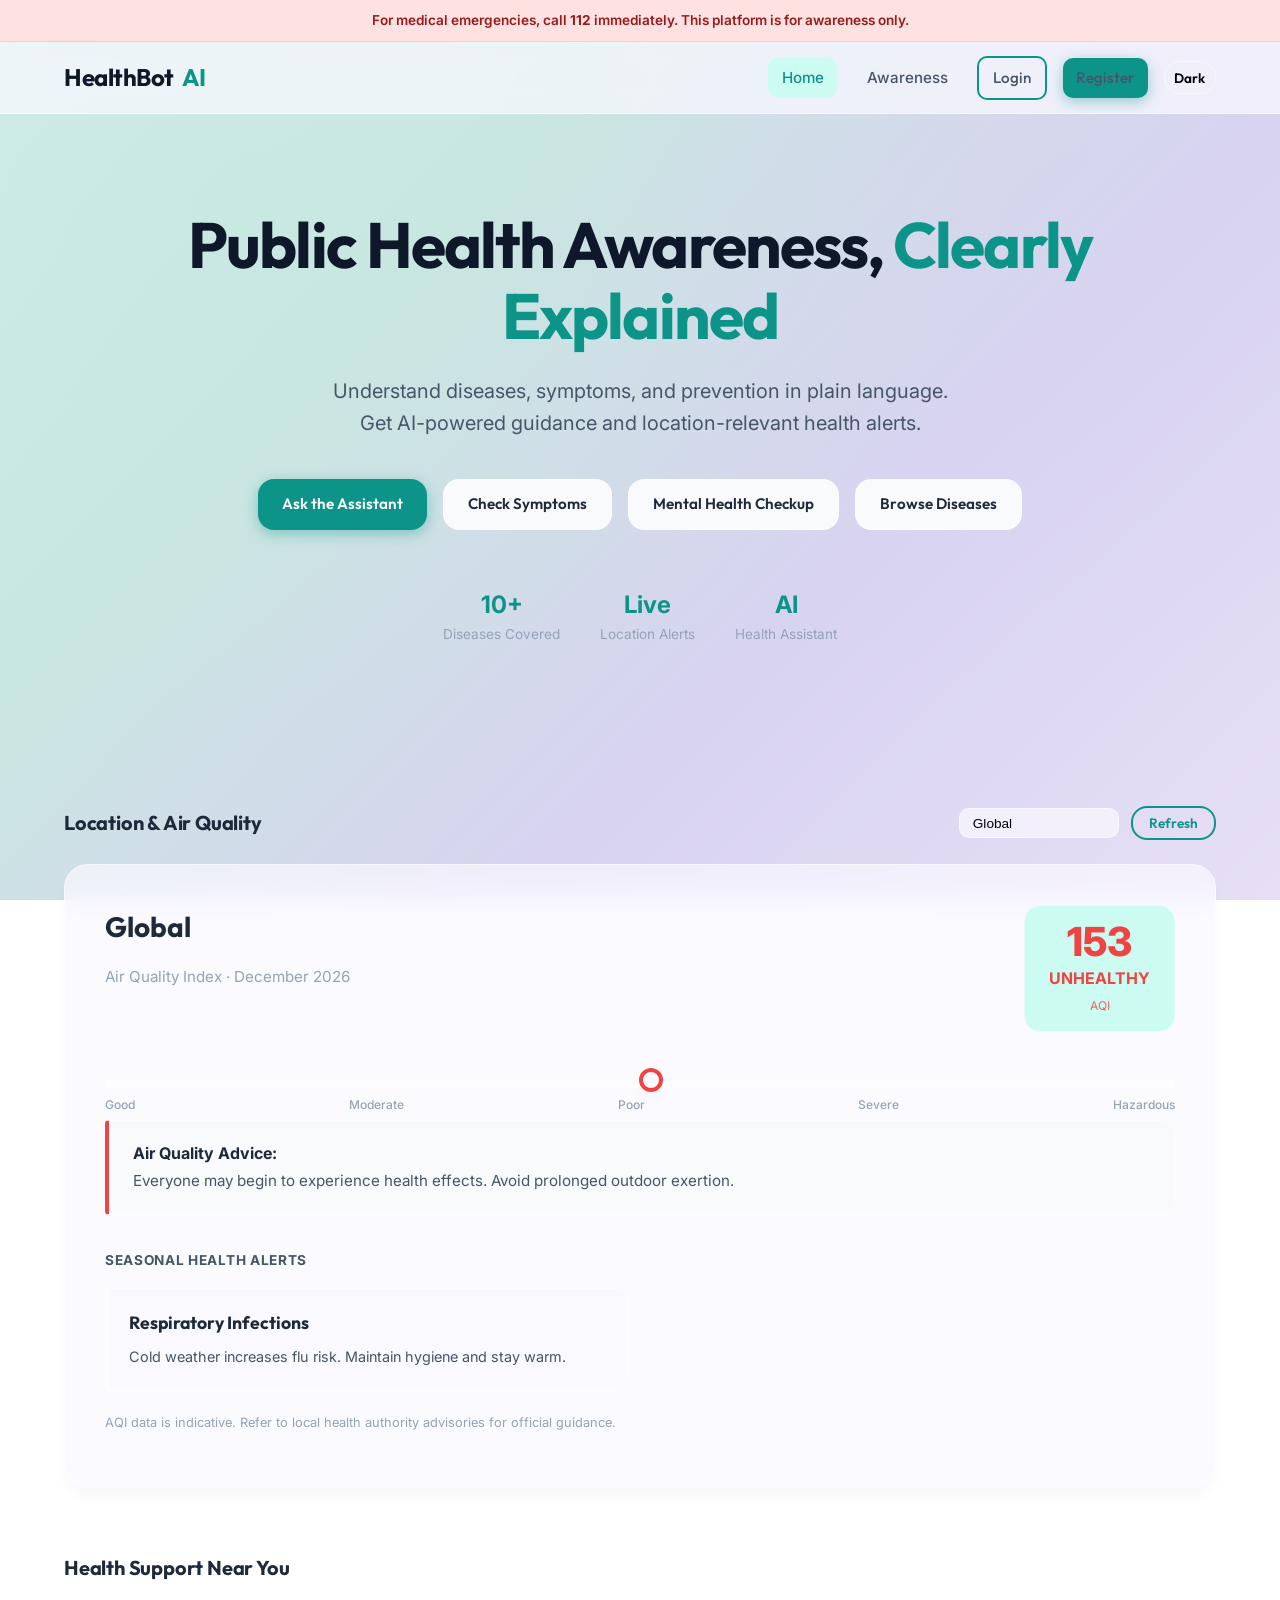
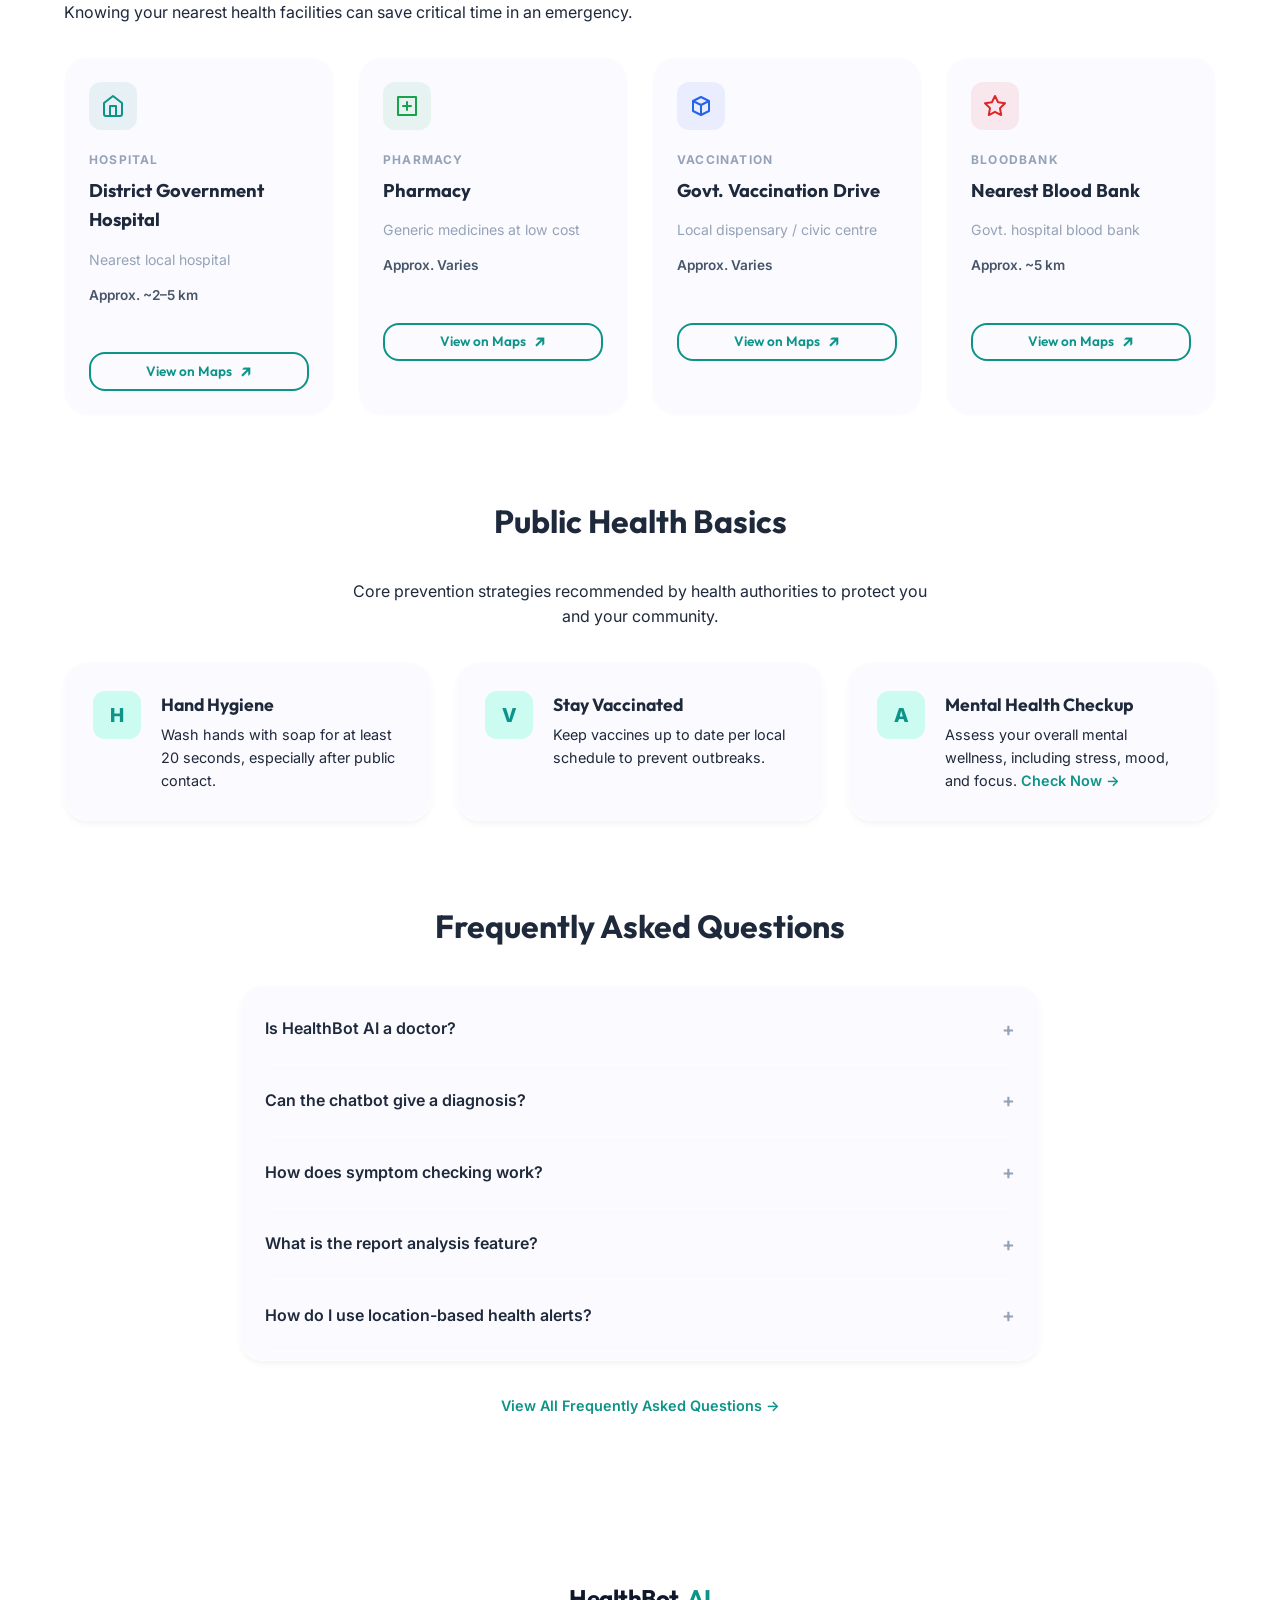
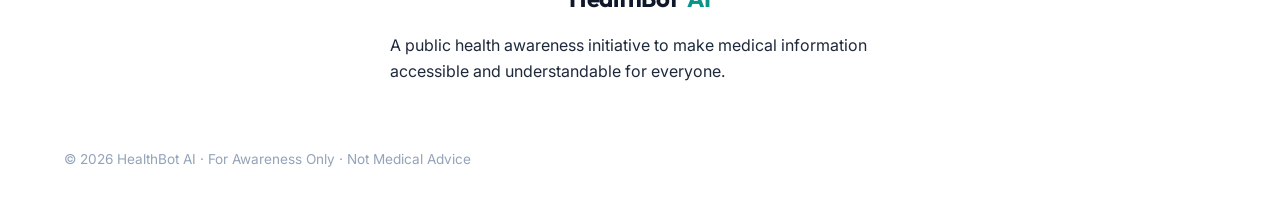
<file: index.html>
<!DOCTYPE html>
<html lang="en">
  <head>
    <meta charset="UTF-8" />
    <meta name="viewport" content="width=device-width, initial-scale=1.0" />
    <title>HealthBot AI — Public Health Awareness & Prevention</title>
    <meta name="description" content="Learn about diseases, prevention, and symptoms. Get AI-powered guidance and location-based air quality health alerts." />
    <link rel="stylesheet" href="/css/styles.css" />
    <script src="/js/theme.js"></script>
  </head>
  <body>
    <div class="emergency-banner" style="background:#FEE2E2; color:#991B1B; text-align:center; padding:0.6rem; font-weight:600; font-size:0.85rem; border-bottom:1px solid #FECACA;">
      For medical emergencies, call <strong>112</strong> immediately. This platform is for awareness only.
    </div>

    <header class="site-header" id="site-header"></header>

    <main>
      <!-- Hero -->
      <section class="hero">
        <div class="container" style="padding-top: 0;">
          <h1>Public Health Awareness, <span style="color: var(--color-primary)">Clearly Explained</span></h1>
          <p>Understand diseases, symptoms, and prevention in plain language. Get AI-powered guidance and location-relevant health alerts.</p>
          <div class="hero-actions" style="display:flex; justify-content:center; gap:1rem; flex-wrap:wrap;">
            <a class="btn btn-primary" href="#" id="btn-start-chat">Ask the Assistant</a>
            <a class="btn btn-secondary" href="/symptom-checker.html" id="btn-symptoms">Check Symptoms</a>
            <a class="btn btn-secondary" href="/mental-health-checkup.html" id="btn-mh">Mental Health Checkup</a>
            <a class="btn btn-secondary" href="/health-awareness.html">Browse Diseases</a>
          </div>
          
          <div class="hero-stats" style="display:flex; justify-content:center; gap:2.5rem; margin-top:3.5rem; flex-wrap:wrap;">
            <div class="stat-item"><strong style="font-size:1.5rem; color:var(--color-primary)">10+</strong><p style="margin:0; font-size:0.85rem; color:var(--text-muted)">Diseases Covered</p></div>
            <div class="stat-item"><strong style="font-size:1.5rem; color:var(--color-primary)">Live</strong><p style="margin:0; font-size:0.85rem; color:var(--text-muted)">Location Alerts</p></div>
            <div class="stat-item"><strong style="font-size:1.5rem; color:var(--color-primary)">AI</strong><p style="margin:0; font-size:0.85rem; color:var(--text-muted)">Health Assistant</p></div>
          </div>
        </div>
      </section>

      <div class="container">
        <!-- Location & AQI Section -->
        <div id="sect-loc">
          <div style="display:flex; align-items:center; justify-content:space-between; margin-bottom:1.5rem;">
            <h3 style="font-size: 1.25rem; letter-spacing: -0.01em;">Location & Air Quality</h3>
            <div style="display:flex; align-items:center; gap: 0.75rem;">
               <input type="text" id="alert-loc" class="form-input" readonly placeholder="Detecting..." style="padding:0.4rem 0.8rem; border-radius:var(--radius-sm); border:1px solid var(--border-color); font-size:0.85rem; width:160px; background:var(--bg-surface)" />
               <button type="button" class="btn btn-outline" id="btn-geo" style="padding:0.4rem 1rem; font-size:0.85rem;">Refresh</button>
            </div>
          </div>
          <div id="aqi-alert-container">
            <!-- Rendered by aqi.js -->
            <p class="text-center text-muted">Detecting your location air quality...</p>
          </div>
        </div>

        <!-- Health Support Near You -->
        <div id="sect-nearby" style="margin-top: 4rem;">
          <h3 style="font-size: 1.25rem; letter-spacing: -0.01em; margin-bottom: 0.5rem;">Health Support Near You</h3>
          <p class="text-muted mb-2">Knowing your nearest health facilities can save critical time in an emergency.</p>
          <div id="health-resources-container">
            <!-- Rendered by health-resources.js -->
          </div>
        </div>

        <!-- Prevention Basics -->
        <div style="margin-top: 5rem;">
           <h2 class="text-center mb-2" style="font-size: 2rem;">Public Health Basics</h2>
           <p class="text-center text-muted mb-2" style="max-width:600px; margin-left:auto; margin-right:auto;">Core prevention strategies recommended by health authorities to protect you and your community.</p>
           
           <div class="tips-grid" style="display:grid; grid-template-columns:repeat(auto-fit, minmax(300px, 1fr)); gap:1.5rem;">
              <div class="card" style="display:flex; gap:1.25rem; padding:1.75rem;">
                <div style="width:48px; height:48px; border-radius:12px; background:var(--color-primary-light); color:var(--color-primary); flex-shrink:0; display:flex; align-items:center; justify-content:center; font-weight:800; font-size:1.2rem;">H</div>
                <div>
                  <h4 style="font-size:1.1rem; margin-bottom:0.25rem;">Hand Hygiene</h4>
                  <p class="text-muted" style="font-size:0.9rem; margin:0;">Wash hands with soap for at least 20 seconds, especially after public contact.</p>
                </div>
              </div>
              <div class="card" style="display:flex; gap:1.25rem; padding:1.75rem;">
                <div style="width:48px; height:48px; border-radius:12px; background:var(--color-primary-light); color:var(--color-primary); flex-shrink:0; display:flex; align-items:center; justify-content:center; font-weight:800; font-size:1.2rem;">V</div>
                <div>
                  <h4 style="font-size:1.1rem; margin-bottom:0.25rem;">Stay Vaccinated</h4>
                  <p class="text-muted" style="font-size:0.9rem; margin:0;">Keep vaccines up to date per local schedule to prevent outbreaks.</p>
                </div>
              </div>
              <div class="card" id="card-mh" style="display:flex; gap:1.25rem; padding:1.75rem;">
                <div style="width:48px; height:48px; border-radius:12px; background:var(--color-primary-light); color:var(--color-primary); flex-shrink:0; display:flex; align-items:center; justify-content:center; font-weight:800; font-size:1.2rem;">A</div>
                <div>
                  <h4 style="font-size:1.1rem; margin-bottom:0.25rem;">Mental Health Checkup</h4>
                  <p class="text-muted" style="font-size:0.9rem; margin:0;">Assess your overall mental wellness, including stress, mood, and focus. <a href="/mental-health-checkup.html" class="text-primary" style="font-weight:600;">Check Now &rarr;</a></p>
                </div>
              </div>
           </div>
        </div>

        <!-- FAQ -->
        <div id="faq" style="margin-top: 5rem; max-width:800px; margin-left:auto; margin-right:auto;">
          <h2 class="text-center mb-2" style="font-size: 2rem;">Frequently Asked Questions</h2>
          <div class="card" style="padding:0.5rem 1.5rem;">
            <details style="padding:1.25rem 0; border-bottom:1px solid var(--border-color)">
              <summary style="font-weight:600; cursor:pointer; list-style:none; display:flex; justify-content:space-between; align-items:center;">
                Is HealthBot AI a doctor? <span style="color:var(--text-muted); font-size:1.2rem;">+</span>
              </summary>
              <p class="text-muted mt-1" style="font-size:0.9rem;">No. It provides general disease awareness and prevention education only. It does not diagnose or prescribe treatments.</p>
            </details>
            <details style="padding:1.25rem 0; border-bottom:1px solid var(--border-color)">
              <summary style="font-weight:600; cursor:pointer; list-style:none; display:flex; justify-content:space-between; align-items:center;">
                Can the chatbot give a diagnosis? <span style="color:var(--text-muted); font-size:1.2rem;">+</span>
              </summary>
              <p class="text-muted mt-1" style="font-size:0.9rem;">No. The assistant avoids diagnoses and medicine recommendations. Use the information to learn, then consult a clinician for personal evaluation.</p>
            </details>
            <details style="padding:1.25rem 0; border-bottom:1px solid var(--border-color)">
              <summary style="font-weight:600; cursor:pointer; list-style:none; display:flex; justify-content:space-between; align-items:center;">
                How does symptom checking work? <span style="color:var(--text-muted); font-size:1.2rem;">+</span>
              </summary>
              <p class="text-muted mt-1" style="font-size:0.9rem;">The app maps selected symptoms to broad educational categories and safety tips based on established health data.</p>
            </details>
            <details style="padding:1.25rem 0; border-bottom:1px solid var(--border-color)">
              <summary style="font-weight:600; cursor:pointer; list-style:none; display:flex; justify-content:space-between; align-items:center;">
                What is the report analysis feature? <span style="color:var(--text-muted); font-size:1.2rem;">+</span>
              </summary>
              <p class="text-muted mt-1" style="font-size:0.9rem;">You can upload a medical report in the chatbot. The AI will explain findings in plain language for educational purposes only.</p>
            </details>
            <details style="padding:1.25rem 0; border-bottom:1px solid var(--border-color)">
              <summary style="font-weight:600; cursor:pointer; list-style:none; display:flex; justify-content:space-between; align-items:center;">
                How do I use location-based health alerts? <span style="color:var(--text-muted); font-size:1.2rem;">+</span>
              </summary>
              <p class="text-muted mt-1" style="font-size:0.9rem;">Logged-in users get automatic info on local Air Quality Index (AQI) and health outbreaks based on their profile location or detected area.</p>
            </details>
          </div>
          <p class="text-center mt-2">
            <a href="/faq.html" class="text-primary" style="font-weight:600; font-size:0.9rem;">View All Frequently Asked Questions &rarr;</a>
          </p>
        </div>
      </div>
    </main>

    <footer class="site-footer" style="margin-top:5rem;">
      <div class="container">
        <div style="margin-bottom:2rem;">
          <a class="brand" href="/" style="justify-content:center;">HealthBot <span>AI</span></a>
          <p class="text-muted mt-1" style="max-width:500px; margin-left:auto; margin-right:auto;">A public health awareness initiative to make medical information accessible and understandable for everyone.</p>
        </div>
        <div style="border-top:1px solid var(--border-color); padding-top:2rem; font-size:0.85rem; color:var(--text-muted);">
          &copy; 2026 HealthBot AI &middot; For Awareness Only &middot; Not Medical Advice
        </div>
      </div>
    </footer>

    <script src="/js/config.js"></script>
    <script src="/js/auth.js"></script>
    <script src="/js/api.js"></script>
    <script src="/js/location.js"></script>
    <script src="/js/aqi.js"></script>
    <script src="/js/health-resources.js"></script>
    <script src="/js/nav.js"></script>
    <script>
      hgRenderNav("home");

      // Admin Restrictions
      if (typeof hgIsAdmin === 'function' && hgIsAdmin()) {
        ['btn-start-chat', 'btn-symptoms', 'btn-mh', 'card-mh', 'sect-loc', 'sect-nearby'].forEach(id => {
          const el = document.getElementById(id);
          if (el) el.style.display = 'none';
        });
      }

      const locInput = document.getElementById("alert-loc");

      function loadAQI(city) {
        const aqiData = getAQIForLocation(city);
        const month = new Date().getMonth() + 1;
        const seasonal = getSeasonalAlerts(city, month);
        renderLocationHealthAlert("aqi-alert-container", city, aqiData, seasonal);
      }

      async function applyDetected() {
        try {
          const coords = await hgGetCoords();
          const geo = await hgReverseGeocode(coords.lat, coords.lon);
          const label = (geo && (geo.label || geo.displayName)) || "Global";
          locInput.value = label;
          loadAQI(label);
          renderNearbyHealthResources(label, "health-resources-container", coords);
        } catch (e) {
          console.error("Location detection failed:", e);
          locInput.value = "Global";
          loadAQI("Global");
          renderNearbyHealthResources("Global", "health-resources-container");
        }
      }

      document.getElementById("btn-geo").addEventListener("click", applyDetected);
      applyDetected();

      document.getElementById("btn-start-chat").addEventListener("click", (e) => {
        e.preventDefault();
        window.location.href = hgIsLoggedIn() ? "/chatbot.html" : "/login.html?next=" + encodeURIComponent("/chatbot.html");
      });
      document.getElementById("btn-symptoms").addEventListener("click", (e) => {
        if (!hgIsLoggedIn()) { e.preventDefault(); window.location.href = "/login.html?next=" + encodeURIComponent("/symptom-checker.html"); }
      });
    </script>
  </body>
</html>
</file>
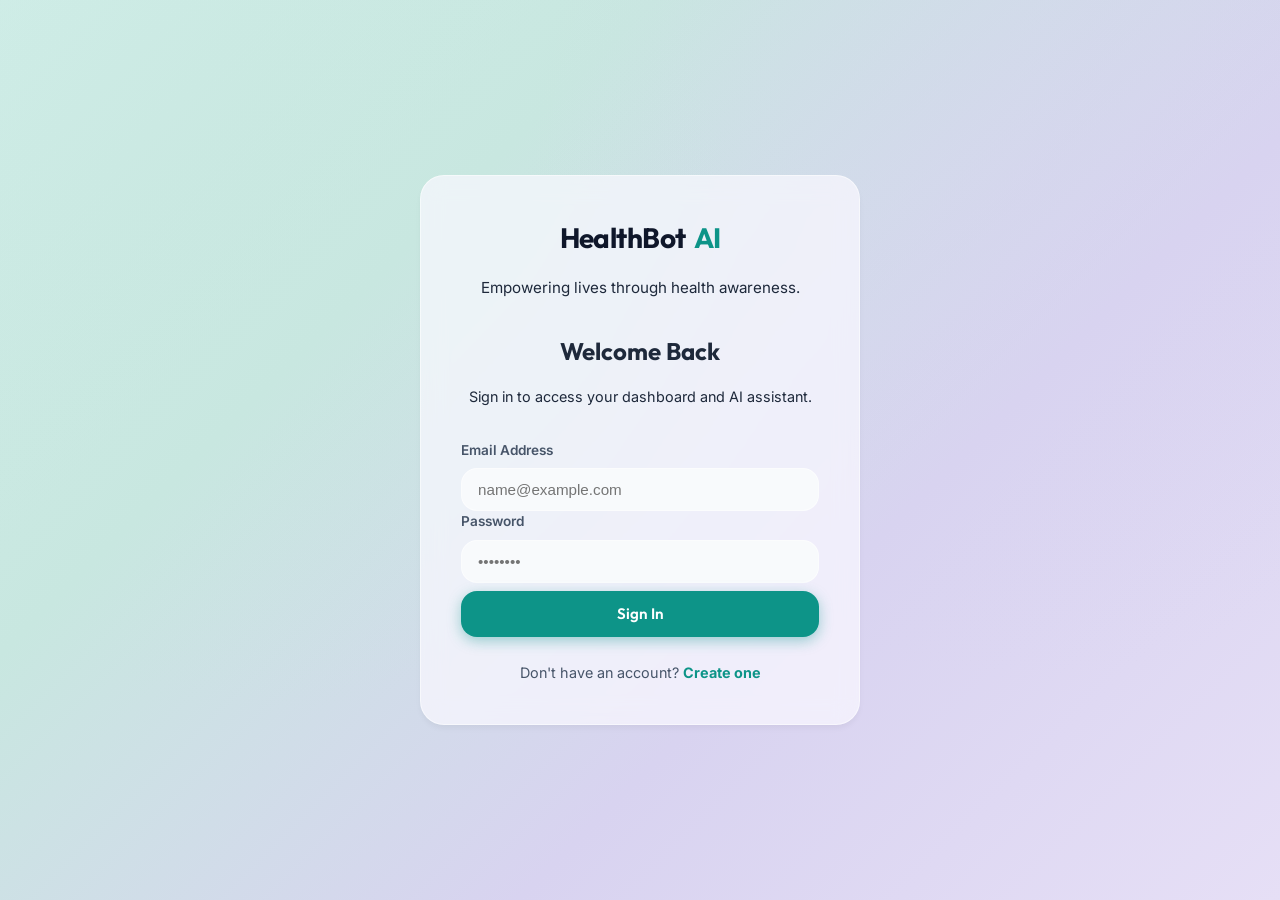
<file: chatbot.html>
<!DOCTYPE html>
<html lang="en">
  <head>
    <meta charset="UTF-8" />
    <meta name="viewport" content="width=device-width, initial-scale=1.0" />
    <title>AI Health Assistant — HealthBot AI</title>
    <link rel="stylesheet" href="/css/styles.css" />
    <script src="/js/theme.js"></script>
    <style>
      /* Chat specific refinements */
      .chat-page-container {
        display: flex;
        height: calc(100vh - 160px);
        gap: 1.5rem;
        width: 100%;
        margin: 0;
        padding: 0;
      }

      /* Sidebar Styles */
      .chat-sidebar {
        width: 300px;
        display: flex;
        flex-direction: column;
        background: var(--bg-surface);
        backdrop-filter: blur(12px);
        -webkit-backdrop-filter: blur(12px);
        border-radius: var(--radius-lg);
        border: 1px solid var(--border-color);
        box-shadow: var(--shadow-md);
        overflow: hidden;
      }
      .sidebar-header {
        padding: 1.25rem;
        border-bottom: 1px solid var(--border-color);
        display: flex;
        flex-direction: column;
        gap: 0.75rem;
      }
      .history-list {
        flex: 1;
        overflow-y: auto;
        padding: 0.75rem;
        display: flex;
        flex-direction: column;
        gap: 0.5rem;
      }
      .history-item {
        padding: 0.85rem 1rem;
        border-radius: var(--radius-md);
        cursor: pointer;
        transition: var(--transition);
        display: flex;
        justify-content: space-between;
        align-items: center;
        border: 1px solid transparent;
      }
      .history-item:hover {
        background: var(--bg-main);
        border-color: var(--border-color);
      }
      .history-item.active {
        background: var(--color-primary-light);
        color: var(--color-primary);
        border-color: var(--color-primary);
      }
      .history-item-info {
        display: flex;
        flex-direction: column;
        gap: 0.25rem;
        overflow: hidden;
        flex: 1;
      }
      .history-item-title {
        font-size: 0.9rem;
        font-weight: 600;
        white-space: nowrap;
        overflow: hidden;
        text-overflow: ellipsis;
      }
      .history-item-date {
        font-size: 0.7rem;
        color: var(--text-muted);
      }
      .btn-delete-history {
        opacity: 0;
        padding: 0.4rem;
        border-radius: 6px;
        color: var(--text-muted);
        transition: var(--transition);
      }
      .history-item:hover .btn-delete-history {
        opacity: 1;
      }
      .btn-delete-history:hover {
        background: #FEE2E2;
        color: var(--color-danger);
      }
      
      .btn-mic {
        background: transparent;
        border: none;
        padding: 0.5rem;
        color: var(--text-muted);
        transition: var(--transition);
        border-radius: 50%;
        display: flex;
        align-items: center;
        justify-content: center;
      }
      .btn-mic:hover { background: var(--bg-main); color: var(--color-primary); }
      .btn-mic.recording {
        color: white;
        background: var(--color-danger);
        animation: pulse 1.5s infinite;
      }
      @keyframes pulse {
        0% { transform: scale(1); box-shadow: 0 0 0 0 rgba(239, 68, 68, 0.7); }
        70% { transform: scale(1.1); box-shadow: 0 0 0 10px rgba(239, 68, 68, 0); }
        100% { transform: scale(1); box-shadow: 0 0 0 0 rgba(239, 68, 68, 0); }
      }

      /* Main Chat Area Styles */
      .chat-main {
        flex: 1;
        display: flex;
        flex-direction: column;
        background: var(--bg-surface);
        backdrop-filter: blur(12px);
        -webkit-backdrop-filter: blur(12px);
        border-radius: var(--radius-lg);
        border: 1px solid var(--border-color);
        box-shadow: var(--shadow-lg);
        overflow: hidden;
      }
      .chat-header-minimal {
        padding: 1rem 1.5rem;
        background: var(--bg-surface);
        border-bottom: 1px solid var(--border-color);
        display: flex;
        justify-content: space-between;
        align-items: center;
      }
      .chat-history-container {
        flex: 1;
        overflow-y: auto;
        padding: 1.5rem;
        display: flex;
        flex-direction: column;
        gap: 1.25rem;
        background: transparent;
      }
      .typing-indicator {
        padding: 0.5rem 1.5rem;
        font-size: 0.8rem;
        color: var(--text-muted);
        display: none;
      }
      .typing-indicator.visible { display: block; }

      @media (max-width: 900px) {
        .chat-sidebar { display: none; } /* Could add a toggle later */
        .chat-page-container { padding: 0.5rem; height: calc(100vh - 80px); }
      }

      /* Voice Mode Overlay Styles */
      .voice-overlay {
        position: fixed;
        top: 0; left: 0;
        width: 100%; height: 100%;
        background: rgba(0, 0, 0, 0.8);
        backdrop-filter: blur(12px);
        z-index: 2000;
        display: none;
        align-items: center;
        justify-content: center;
        transition: var(--transition);
        padding: 1.5rem;
      }
      .voice-overlay.active { display: flex; }
      
      .voice-modal {
        background: var(--bg-surface);
        width: 100%;
        max-width: 450px;
        padding: 4rem 2rem;
        border-radius: 40px;
        position: relative;
        text-align: center;
        box-shadow: 0 25px 50px -12px rgba(0, 0, 0, 0.5);
        border: 1px solid var(--border-color);
        display: flex;
        flex-direction: column;
        align-items: center;
        gap: 2rem;
      }
      
      .voice-close {
        position: absolute;
        top: 2rem;
        right: 2rem;
        background: var(--bg-main);
        border: 1px solid var(--border-color);
        width: 40px;
        height: 40px;
        border-radius: 50%;
        display: flex;
        align-items: center;
        justify-content: center;
        cursor: pointer;
        color: var(--text-secondary);
        transition: var(--transition);
      }
      .voice-close:hover { background: var(--color-danger); color: white; border-color: var(--color-danger); }

      .voice-status {
        font-family: var(--font-main);
        font-size: 1.75rem;
        font-weight: 800;
        color: var(--color-primary);
        letter-spacing: -0.01em;
      }
      
      .voice-mic-container {
        position: relative;
        width: 160px;
        height: 160px;
        display: flex;
        align-items: center;
        justify-content: center;
      }
      
      .voice-mic-btn {
        width: 100px;
        height: 100px;
        border-radius: 50%;
        background: var(--color-primary);
        color: white;
        display: flex;
        align-items: center;
        justify-content: center;
        z-index: 10;
        position: relative;
        box-shadow: 0 0 30px rgba(13, 148, 136, 0.3);
      }
      
      .voice-ring {
        position: absolute;
        width: 100%;
        height: 100%;
        border-radius: 50%;
        border: 2px solid var(--color-primary);
        opacity: 0;
      }
      
      /* Listening Animation */
      .listening .voice-ring { animation: voice-pulse 2s cubic-bezier(0.4, 0, 0.6, 1) infinite; }
      .listening .voice-ring:nth-child(2) { animation-delay: 0.6s; }
      .listening .voice-ring:nth-child(3) { animation-delay: 1.2s; }
      
      /* Thinking Animation */
      .thinking .voice-mic-btn { animation: voice-bounce 1s ease-in-out infinite; }
      
      /* Speaking Animation */
      .speaking .voice-ring { 
        animation: voice-speak 1.5s ease-in-out infinite; 
        border-color: var(--color-accent);
        width: 120%; height: 120%;
      }
      
      @keyframes voice-pulse {
        0% { transform: scale(0.6); opacity: 0; }
        50% { opacity: 0.4; }
        100% { transform: scale(1.4); opacity: 0; }
      }
      
      @keyframes voice-bounce {
        0%, 100% { transform: translateY(0); }
        50% { transform: translateY(-10px); }
      }
      
      @keyframes voice-speak {
        0%, 100% { transform: scale(1); opacity: 0.1; }
        50% { transform: scale(1.1); opacity: 0.3; }
      }
      
      .voice-transcript {
        font-size: 1.15rem;
        color: var(--text-primary);
        min-height: 1.5em;
        line-height: 1.4;
        max-width: 100%;
      }
      
      .voice-response-preview {
        font-size: 0.95rem;
        color: var(--text-muted);
        line-height: 1.5;
        max-height: 100px;
        overflow-y: auto;
        padding-top: 1rem;
        border-top: 1px solid var(--border-color);
        width: 100%;
      }

    </style>
  </head>
  <body>
    <header class="site-header" id="site-header"></header>

    <div class="chat-page-container">
      <!-- Sidebar -->
      <aside class="chat-sidebar">
        <div class="sidebar-header">
          <h3 style="font-size: 1.15rem;">Chat History</h3>
          <button id="btn-new-chat-sidebar" class="btn btn-primary btn-sm" style="width: 100%;">+ New Conversation</button>
        </div>
        <div class="history-list" id="history-list">
          <!-- History items will be injected here -->
          <div class="text-center" style="padding: 2rem; color: var(--text-muted); font-size: 0.85rem;">
            No history yet
          </div>
        </div>
      </aside>

      <!-- Main Chat Area -->
      <main class="chat-main">
        <!-- Chat Header -->
        <div class="chat-header-minimal">
          <div style="display:flex; align-items:center; gap:0.75rem;">
            <div style="width:36px; height:36px; border-radius:10px; background:var(--color-primary); color:white; display:flex; align-items:center; justify-content:center; font-weight:800; font-size:0.85rem;">AI</div>
            <div>
              <h4 style="font-size:1rem; margin:0;" id="chat-title">HealthBot Assistant</h4>
              <p style="font-size:0.7rem; color:var(--text-muted); margin:0;">Online &middot; Educational awareness AI</p>
            </div>
          </div>
          <div style="display: flex; gap: 0.5rem; align-items: center;">
            <button id="btn-talk-ai" class="btn btn-primary btn-sm" style="font-size:0.75rem; padding:0.35rem 0.75rem; border-radius: 20px;">
              <svg width="14" height="14" viewBox="0 0 24 24" fill="none" stroke="currentColor" stroke-width="2.5" stroke-linecap="round" stroke-linejoin="round" style="margin-right:4px;"><path d="M12 1a3 3 0 0 0-3 3v8a3 3 0 0 0 6 0V4a3 3 0 0 0-3-3z"/><path d="M19 10v2a7 7 0 0 1-14 0v-2"/></svg>
              Talk to AI
            </button>
            <button id="btn-new-chat" class="btn btn-outline btn-sm" style="font-size:0.75rem; padding:0.35rem 0.75rem;">+ New Session</button>
          </div>
        </div>

        <!-- Chat Messages -->
        <div class="chat-history-container" id="msgs">
          <!-- Messages will be injected here -->
        </div>

        <!-- Typing -->
        <div class="typing-indicator" id="typing">Assistant is thinking...</div>

        <!-- Input Area -->
        <div class="chat-input-area">
          <div class="chat-input-wrapper">
            <textarea id="input" rows="1" placeholder="Type your health question here..."></textarea>
            <div style="display:flex; align-items:center; gap:0.5rem; padding-right:0.5rem;">
               <input type="file" id="report-file-input" accept=".pdf,.doc,.docx,.txt,.jpg,.jpeg,.png" style="display:none" />
                <button id="upload-report-btn" class="btn btn-sm btn-secondary" title="Upload Report" style="padding:0.5rem; border:none; background:transparent;">
                  <svg width="20" height="20" viewBox="0 0 24 24" fill="none" stroke="currentColor" stroke-width="2" stroke-linecap="round" stroke-linejoin="round"><path d="M21.44 11.05l-9.19 9.19a6 6 0 0 1-8.49-8.49l9.19-9.19a4 4 0 0 1 5.66 5.66l-9.2 9.19a2 2 0 0 1-2.83-2.83l8.49-8.48"/></svg>
                </button>
                <button id="mic-btn" class="btn-mic" title="Voice Input">
                  <svg width="20" height="20" viewBox="0 0 24 24" fill="none" stroke="currentColor" stroke-width="2" stroke-linecap="round" stroke-linejoin="round"><path d="M12 1a3 3 0 0 0-3 3v8a3 3 0 0 0 6 0V4a3 3 0 0 0-3-3z"/><path d="M19 10v2a7 7 0 0 1-14 0v-2"/><line x1="12" y1="19" x2="12" y2="23"/><line x1="8" y1="23" x2="16" y2="23"/></svg>
                </button>
                <button id="send" class="btn btn-primary" style="padding: 0.5rem 1rem; border-radius:10px; font-size:0.85rem;">Send</button>
            </div>
          </div>
          <p style="text-align:center; font-size:0.7rem; color:var(--text-muted); margin-top:0.75rem;">Awareness only. In an emergency, call 112.</p>
        </div>
      </main>
    </div>

    <!-- Voice Mode Overlay -->
    <div id="voice-overlay" class="voice-overlay">
      <div class="voice-modal" id="voice-modal">
        <button id="voice-close" class="voice-close" title="Exit Voice Mode">
          <svg width="24" height="24" viewBox="0 0 24 24" fill="none" stroke="currentColor" stroke-width="2" stroke-linecap="round" stroke-linejoin="round"><line x1="18" y1="6" x2="6" y2="18"></line><line x1="6" y1="6" x2="18" y2="18"></line></svg>
        </button>
        
        <div id="voice-status" class="voice-status">Listening...</div>
        
        <div class="voice-mic-container">
          <div class="voice-ring"></div>
          <div class="voice-ring"></div>
          <div class="voice-ring"></div>
          <div class="voice-mic-btn">
            <svg width="40" height="40" viewBox="0 0 24 24" fill="none" stroke="currentColor" stroke-width="2" stroke-linecap="round" stroke-linejoin="round"><path d="M12 1a3 3 0 0 0-3 3v8a3 3 0 0 0 6 0V4a3 3 0 0 0-3-3z"/><path d="M19 10v2a7 7 0 0 1-14 0v-2"/><line x1="12" y1="19" x2="12" y2="23"/><line x1="8" y1="23" x2="16" y2="23"/></svg>
          </div>
        </div>
        
        <div id="voice-transcript" class="voice-transcript">"Try saying something..."</div>
        <div id="voice-response-preview" class="voice-response-preview" style="display:none;"></div>
        
        <div style="display:flex; gap:1rem;">
          <button id="voice-mute-toggle" class="btn btn-secondary btn-sm" title="Mute/Unmute Bot">
            <svg id="mute-icon" width="18" height="18" viewBox="0 0 24 24" fill="none" stroke="currentColor" stroke-width="2" stroke-linecap="round" stroke-linejoin="round"><polygon points="11 5 6 9 2 9 2 15 6 15 11 19 11 5"></polygon><path d="M19.07 4.93a10 10 0 0 1 0 14.14M15.54 8.46a5 5 0 0 1 0 7.07"></path></svg>
          </button>
        </div>
      </div>
    </div>
    <script src="/js/config.js"></script>
    <script src="/js/auth.js"></script>
    <script src="/js/api.js"></script>
    <script src="/js/nav.js"></script>
    <script src="/js/mic.js"></script>
    <script src="/js/voice-mode.js"></script>

    <script>
      (function() {
        if (!hgRequireAuth()) {
          // redirect
          return;
        }
        hgRenderNav("chat");

        const msgs = document.getElementById("msgs");
        const typing = document.getElementById("typing");
        const input = document.getElementById("input");
        const historyList = document.getElementById("history-list");
        const reportInput = document.getElementById("report-file-input");
        const reportBtn = document.getElementById("upload-report-btn");
        const micBtn = document.getElementById("mic-btn");
        
        let activeConversationId = null;

        // Make functions global so they can be called from onclick attributes
        window.loadConversation = async function(id) {
          activeConversationId = id;
          msgs.innerHTML = '<div class="text-center" style="padding: 2rem;"><span class="text-muted">Loading messages...</span></div>';
          
          // Update active state in UI
          document.querySelectorAll('.history-item').forEach(el => el.classList.remove('active'));
          const activeEl = Array.from(document.querySelectorAll('.history-item')).find(el => el.getAttribute('data-id') == id);
          if (activeEl) activeEl.classList.add('active');

          try {
            const messages = await hgFetch(`/chat/conversations/${id}/messages`, { method: "GET" });
            msgs.innerHTML = "";
            if (!messages || messages.length === 0) {
              msgs.innerHTML = '<div class="chat-bubble bot">This conversation has no messages.</div>';
            } else {
              messages.forEach(m => {
              if (m.userMessage) addBubble(m.userMessage, "user");
              if (m.botResponse) addBubble(m.botResponse, "bot");
            });
            }
            msgs.scrollTop = msgs.scrollHeight;
          } catch (e) {
            msgs.innerHTML = '<div class="chat-bubble bot">Error loading conversation: ' + e.message + '</div>';
          }
        };

        window.deleteHistory = async function(id) {
          if (!confirm("Are you sure you want to delete this conversation?")) return;
          try {
            await hgFetch(`/chat/conversations/${id}`, { method: "DELETE" });
            if (activeConversationId == id) {
              startNewChat();
            }
            loadHistory();
          } catch (e) {
            alert("Failed to delete conversation: " + e.message);
          }
        };

        function addBubble(text, who) {
          const d = document.createElement("div");
          d.className = "chat-bubble " + (who === "user" ? "user" : "bot");
          d.style.whiteSpace = "pre-line"; // Preserve newlines
          d.textContent = text;
          msgs.appendChild(d);
          msgs.scrollTop = msgs.scrollHeight;
          return d;
        }

        async function loadHistory() {
          try {
            const history = await hgFetch("/chat/conversations", { method: "GET" });
            renderHistory(history);
          } catch (e) {
            console.error("Failed to load history", e);
            historyList.innerHTML = '<div class="text-center" style="padding: 1rem; color: var(--color-danger); font-size: 0.8rem;">Failed to load history</div>';
          }
        }

        function renderHistory(history) {
          if (!history || history.length === 0) {
            historyList.innerHTML = '<div class="text-center" style="padding: 2rem; color: var(--text-muted); font-size: 0.85rem;">No history yet</div>';
            return;
          }

          historyList.innerHTML = history.map(item => `
            <div class="history-item ${activeConversationId == item.id ? 'active' : ''}" data-id="${item.id}" onclick="loadConversation(${item.id})">
              <div class="history-item-info">
                <span class="history-item-title">${item.title || "New Conversation"}</span>
                <span class="history-item-date">${item.updatedAt ? new Date(item.updatedAt).toLocaleDateString() : 'Just now'}</span>
              </div>
              <button class="btn-delete-history" onclick="event.stopPropagation(); deleteHistory(${item.id})" title="Delete conversation">
                <svg width="16" height="16" viewBox="0 0 24 24" fill="none" stroke="currentColor" stroke-width="2" stroke-linecap="round" stroke-linejoin="round"><path d="M3 6h18m-2 0v14a2 2 0 0 1-2 2H7a2 2 0 0 1-2-2V6m3 0V4a2 2 0 0 1 2-2h4a2 2 0 0 1 2 2v2"></path><line x1="10" y1="11" x2="10" y2="17"></line><line x1="14" y1="11" x2="14" y2="17"></line></svg>
              </button>
            </div>
          `).join("");
        }

        function startNewChat() {
          activeConversationId = null;
          msgs.innerHTML = '<div class="chat-bubble bot">Hello! I am your AI Health Assistant. Ask me anything about diseases, symptoms, or prevention.</div>';
          document.querySelectorAll('.history-item').forEach(el => el.classList.remove('active'));
        }

        async function send() {
          const text = input.value.trim();
          if (!text) return;
          input.value = "";
          addBubble(text, "user");
          typing.classList.add("visible");

          try {
            const body = { message: text };
            if (activeConversationId) body.conversationId = activeConversationId;
            const res = await hgFetch("/chat/send", { method:"POST", body });
            typing.classList.remove("visible");
            
            const isNewConversation = !activeConversationId;
            if (res.conversationId) activeConversationId = res.conversationId;
            
            // The backend returns isBot:true message object
            addBubble(res.content || res.botResponse || res.message, "bot");
            
            if (isNewConversation) {
              loadHistory();
            }
          } catch (e) {
            typing.classList.remove("visible");
            addBubble("Error: " + e.message, "bot");
          }
        }

        async function handleReportUpload(e) {
          const file = e.target.files[0];
          if (!file) return;

          addBubble("Analyizing report: " + file.name + "...", "user");
          typing.classList.add("visible");

          try {
            const formData = new FormData();
            formData.append("file", file);
            if (activeConversationId) {
              formData.append("conversationId", activeConversationId);
            }
            
            const res = await hgFetch("/reports/analyze", {
              method: "POST",
              body: formData
            });
            
            typing.classList.remove("visible");
            
            // Utility to clean JSON artifacts if analysis fallback occurred
            function cleanText(txt) {
              if (!txt) return "";
              // Remove basic JSON characters if they appear to be remnants
              return txt.replace(/[\{\}\"\[\]]/g, '').replace(/\\n/g, '\n').trim();
            }

            // Format report analysis results - Exact requested format
            let reportMsg = `Report Summary\n${cleanText(res.summary)}\n\n`;
            
            if (res.findings && res.findings.length > 0) {
              reportMsg += `Key Findings\n- ${res.findings.map(f => cleanText(f)).join("\n- ")}\n\n`;
            }
            
            if (res.explanation && res.explanation.trim() !== "") {
               reportMsg += `Explanation\n${cleanText(res.explanation)}\n\n`;
            }
            
            reportMsg += `Disclaimer\n${res.disclaimer}`;
            
            addBubble(reportMsg, "bot");

            // Refresh history/messages to show the recorded turn in the sidebar/list
            if (activeConversationId) {
              loadConversation(activeConversationId);
              loadHistory();
            }
          } catch (e) {
            typing.classList.remove("visible");
            addBubble("Error analyzing report: " + e.message, "bot");
          } finally {
            reportInput.value = ""; // Clear input
          }
        }

        // Event Listeners
        document.getElementById("send").addEventListener("click", send);
        input.addEventListener("keydown", (e) => { 
          if (e.key === "Enter" && !e.shiftKey) { 
            e.preventDefault(); 
            send(); 
          } 
        });
        
        const newChatBtns = [document.getElementById("btn-new-chat"), document.getElementById("btn-new-chat-sidebar")];
        newChatBtns.forEach(btn => btn.addEventListener("click", startNewChat));

        reportBtn.addEventListener("click", () => reportInput.click());
        reportInput.addEventListener("change", handleReportUpload);

        if (micBtn) {
          micBtn.addEventListener("click", () => {
             // Stop voice conversation mode if it's active
             if (typeof hgStopVoiceMode === 'function') hgStopVoiceMode();
             
             if (typeof hgStartMic === 'function') {
               hgStartMic(input, micBtn);
             }
          });
          if (!hgMicSupported()) micBtn.style.display = 'none';
        }

        const talkAiBtn = document.getElementById("btn-talk-ai");
        if (talkAiBtn) {
          talkAiBtn.addEventListener("click", () => {
             // Stop regular mic input if it's active
             if (typeof hgStopMic === 'function') hgStopMic(micBtn);
             
             if (typeof hgOpenVoiceMode === 'function') {
               hgOpenVoiceMode({
                conversationId: activeConversationId,
                onMessage: (msg, who) => {
                  addBubble(msg, who);
                  if (who === 'bot' && !activeConversationId) loadHistory();
                },
                onConversationId: (id) => { activeConversationId = id; }
              });
             }
          });
        }

        // Initialize
        startNewChat();
        loadHistory();
      })();
    </script>
  </body>
</html>
</file>
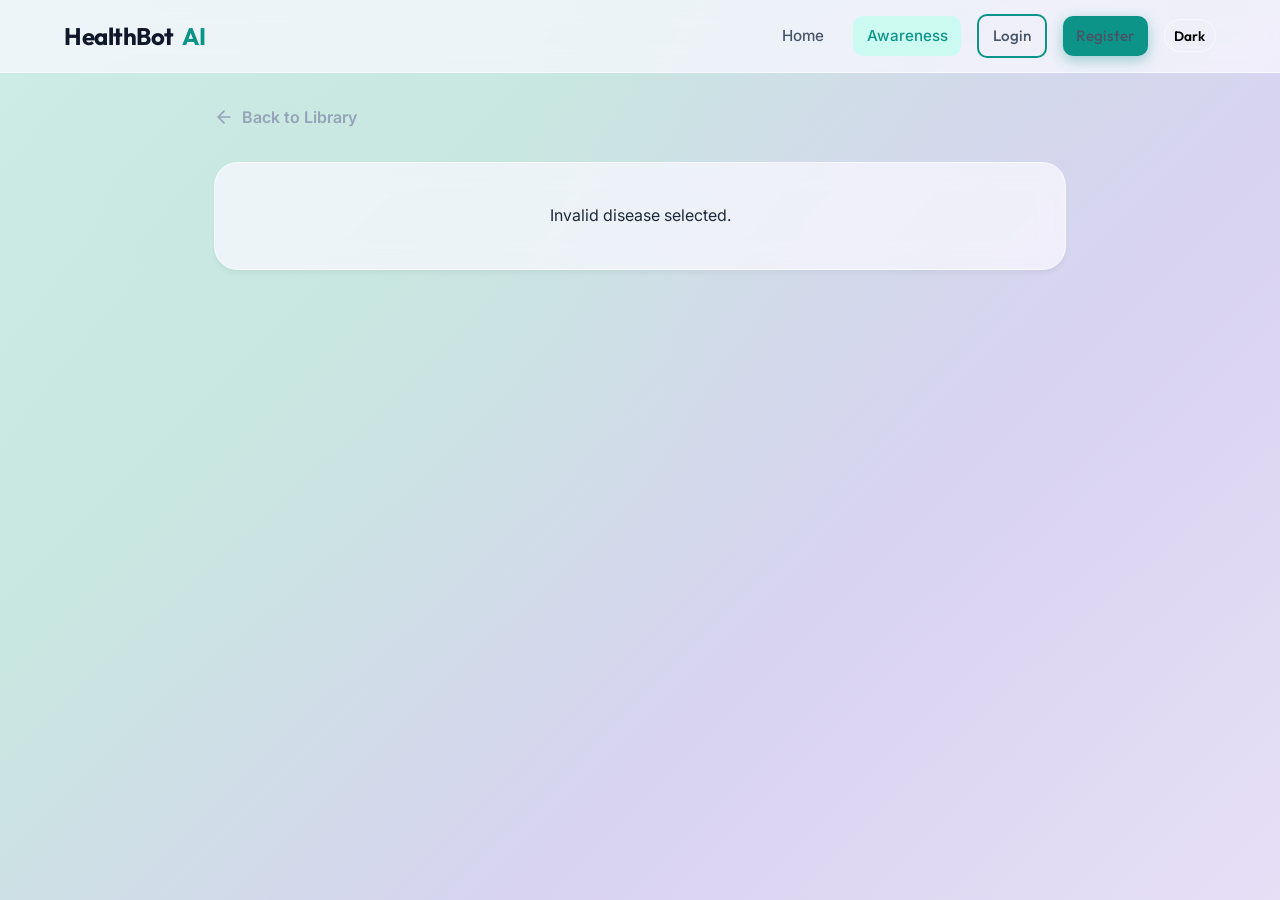
<file: disease-detail.html>
<!DOCTYPE html>
<html lang="en">
  <head>
    <meta charset="UTF-8" />
    <meta name="viewport" content="width=device-width, initial-scale=1.0" />
    <title>Disease Info — HealthGuard AI</title>
    <link rel="stylesheet" href="/css/styles.css" />
    <script src="/js/theme.js"></script>
    <style>
      .detail-header {
        margin-bottom: 2.5rem;
        padding-bottom: 2rem;
        border-bottom: 1px solid var(--border-color);
      }
      .detail-section {
        margin-bottom: 2.5rem;
      }
      .detail-section h3 {
        font-size: 1.25rem;
        margin-bottom: 1rem;
        color: var(--color-primary);
        display: flex;
        align-items: center;
        gap: 0.75rem;
      }
      .detail-section h3::before {
        content: '';
        display: block;
        width: 4px;
        height: 20px;
        background: var(--color-primary);
        border-radius: 2px;
      }
      .symptom-tag {
        display: inline-block;
        padding: 0.4rem 1rem;
        background: var(--bg-main);
        border: 1px solid var(--border-color);
        border-radius: 20px;
        margin: 0 0.5rem 0.5rem 0;
        font-size: 0.9rem;
        font-weight: 500;
      }
      .emergency-alert {
        background: #FEF2F2;
        border: 1.5px solid #FCA5A5;
        color: #991B1B;
        padding: 1.5rem;
        border-radius: var(--radius-lg);
        margin-top: 3rem;
        display: flex;
        gap: 1rem;
        align-items: flex-start;
      }
      .emergency-alert svg { flex-shrink: 0; color: #DC2626; }
      .back-btn {
        display: inline-flex;
        align-items: center;
        gap: 0.5rem;
        color: var(--text-muted);
        font-weight: 600;
        margin-bottom: 2rem;
        transition: var(--transition);
      }
      .back-btn:hover { color: var(--color-primary); transform: translateX(-4px); }
    </style>
  </head>
  <body>
    <header class="site-header" id="site-header"></header>

    <div class="container" style="max-width: 900px;">
      <a href="/health-awareness.html" class="back-btn">
        <svg width="20" height="20" viewBox="0 0 24 24" fill="none" stroke="currentColor" stroke-width="2" stroke-linecap="round" stroke-linejoin="round"><line x1="19" y1="12" x2="5" y2="12"></line><polyline points="12 19 5 12 12 5"></polyline></svg>
        Back to Library
      </a>

      <div id="disease-content">
        <div class="card" style="padding: 4rem 2rem; text-align: center;">
          <p class="text-muted">Loading research-based health data...</p>
        </div>
      </div>
    </div>

    <script src="/js/config.js"></script>
    <script src="/js/auth.js"></script>
    <script src="/js/api.js"></script>
    <script src="/js/nav.js"></script>
    <script>
      hgRenderNav("awareness");

      const params = new URLSearchParams(window.location.search);
      const name = params.get("name") || "";

      function escapeHtml(t) {
        const d = document.createElement("div");
        d.textContent = t || "";
        return d.innerHTML;
      }

      (async () => {
        const container = document.getElementById("disease-content");
        if (!name) {
          container.innerHTML = '<div class="card text-center"><p class="text-danger">Invalid disease selected.</p></div>';
          return;
        }

        try {
          const d = await hgFetch("/diseases/" + encodeURIComponent(name));
          document.title = `${d.name} Awareness — HealthGuard AI`;

          container.innerHTML = `
            <div class="detail-header">
              <span class="badge-category" style="margin-bottom: 1rem; display: inline-block;">Disease Information</span>
              <h1 style="font-size: 2.5rem; margin-bottom: 0.5rem;">${escapeHtml(d.name)}</h1>
              <p class="text-muted">Clinical Overview & Prevention Strategies</p>
            </div>

            <div class="detail-section">
              <h3>Symptoms</h3>
              <div style="margin-top: 1rem;">
                ${(d.symptoms || []).map(s => `<span class="symptom-tag">${escapeHtml(s)}</span>`).join("")}
              </div>
            </div>

            <div class="detail-section">
              <h3>Common Causes</h3>
              <p class="text-secondary" style="line-height: 1.8;">${escapeHtml(d.causes || "Information not available.")}</p>
            </div>

            <div class="detail-section">
              <h3>Prevention & Control</h3>
              <p class="text-secondary" style="line-height: 1.8;">${escapeHtml(d.prevention || "Standard hygiene practices recommended.")}</p>
            </div>

            <div class="detail-section">
              <h3>Treatment Protocol</h3>
              <p class="text-secondary" style="line-height: 1.8;">${escapeHtml(d.treatment || "Consult a healthcare professional for clinical guidance.")}</p>
            </div>

            <div class="emergency-alert">
              <svg width="24" height="24" viewBox="0 0 24 24" fill="none" stroke="currentColor" stroke-width="2" stroke-linecap="round" stroke-linejoin="round"><path d="M10.29 3.86L1.82 18a2 2 0 0 0 1.71 3h16.94a2 2 0 0 0 1.71-3L13.71 3.86a2 2 0 0 0-3.42 0z"></path><line x1="12" y1="9" x2="12" y2="13"></line><line x1="12" y1="17" x2="12.01" y2="17"></line></svg>
              <div>
                <strong style="display: block; margin-bottom: 0.25rem;">Medical Emergency Warning</strong>
                <p style="margin: 0; font-size: 0.95rem;">${escapeHtml(d.emergencyWarning || "If symptoms worsen rapidly or difficulties in breathing occur, seek immediate medical attention.")}</p>
              </div>
            </div>
          `;
        } catch (e) {
          container.innerHTML = `
            <div class="card" style="padding: 3rem; text-align: center;">
              <h3 class="text-danger">Failed to load data</h3>
              <p class="text-muted">${escapeHtml(e.message)}</p>
              <a href="/health-awareness.html" class="btn btn-primary mt-1">Return to Library</a>
            </div>`;
        }
      })();
    </script>
  </body>
</html>
</file>
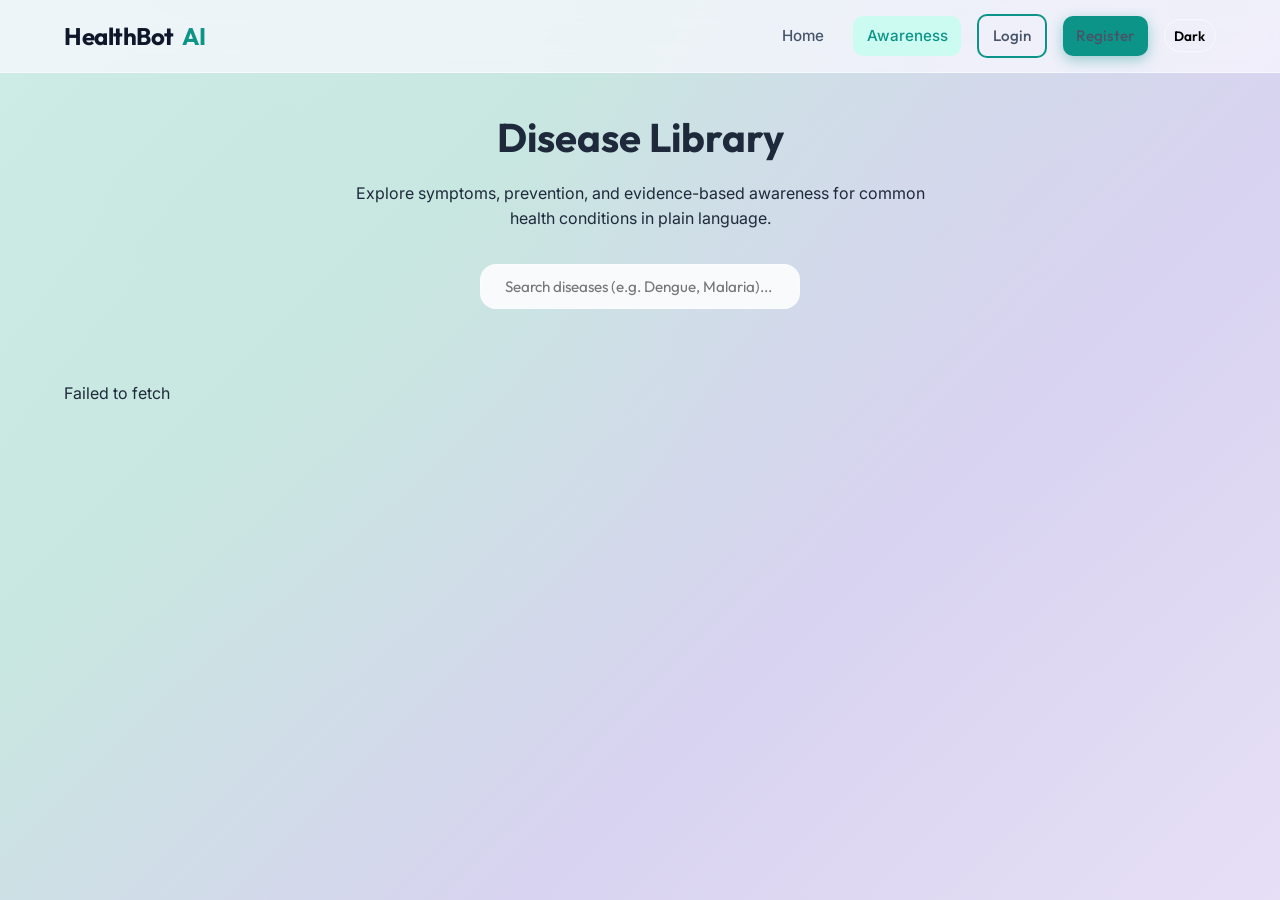
<file: diseases.html>
<!DOCTYPE html>
<html lang="en">
  <head>
    <meta charset="UTF-8" />
    <meta http-equiv="refresh" content="0; url=/health-awareness.html" />
    <title>Redirecting… — HealthGuard AI</title>
  </head>
  <body>
    <p>Redirecting to <a href="/health-awareness.html">Health Awareness</a>…</p>
    <script>window.location.replace("/health-awareness.html");</script>
  </body>
</html>
</file>
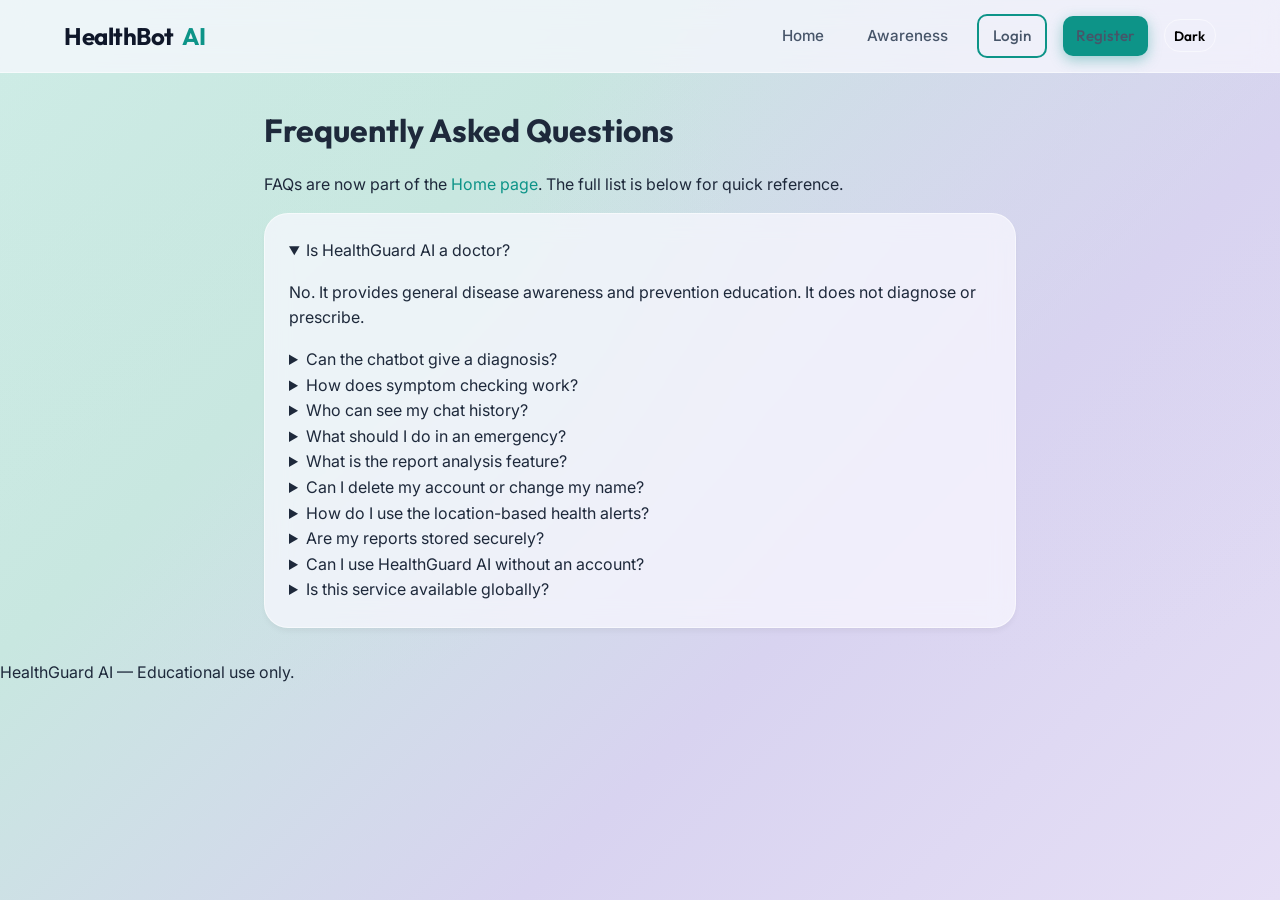
<file: faq.html>
<!DOCTYPE html>
<html lang="en">
  <head>
    <meta charset="UTF-8" />
    <meta name="viewport" content="width=device-width, initial-scale=1.0" />
    <title>FAQ — HealthGuard AI</title>
    <script src="/js/theme.js"></script>
    <link rel="stylesheet" href="/css/styles.css" />
  </head>
  <body>
    <header class="site-header" id="site-header"></header>
    <div class="container" style="max-width: 800px">
      <h1 class="section-title">Frequently Asked Questions</h1>
      <p class="muted" style="margin-bottom:1rem;">
        FAQs are now part of the <a href="/index.html#faq">Home page</a>.
        The full list is below for quick reference.
      </p>
      <div class="card">
        <details class="faq-item" open>
          <summary>Is HealthGuard AI a doctor?</summary>
          <p class="muted">No. It provides general disease awareness and prevention education. It does not diagnose or prescribe.</p>
        </details>
        <details class="faq-item">
          <summary>Can the chatbot give a diagnosis?</summary>
          <p class="muted">No. The assistant avoids diagnoses and medicine recommendations. Use the information to learn, then consult a clinician for personal evaluation.</p>
        </details>
        <details class="faq-item">
          <summary>How does symptom checking work?</summary>
          <p class="muted">You select common symptoms; the app maps them to broad educational categories and safety tips. Results are not medical advice.</p>
        </details>
        <details class="faq-item">
          <summary>Who can see my chat history?</summary>
          <p class="muted">Only you, when logged in. Messages are stored per user account in the database.</p>
        </details>
        <details class="faq-item">
          <summary>What should I do in an emergency?</summary>
          <p class="muted">Call 112 (India) or your local emergency number. This website is not for emergencies or real-time triage.</p>
        </details>
        <details class="faq-item">
          <summary>What is the report analysis feature?</summary>
          <p class="muted">You can upload a medical report (PDF or DOCX) in the chatbot. The AI will explain findings in plain language — this is educational only and not a substitute for a doctor's interpretation.</p>
        </details>
        <details class="faq-item">
          <summary>Can I delete my account or change my name?</summary>
          <p class="muted">Currently, user accounts can be managed by the system administrator. For profile changes or deletion requests, please contact our support team.</p>
        </details>
        <details class="faq-item">
          <summary>How do I use the location-based health alerts?</summary>
          <p class="muted">Once logged in, the system automatically uses your profile's location or detects it to provide info on Air Quality Index (AQI) and local outbreaks.</p>
        </details>
        <details class="faq-item">
          <summary>Are my reports stored securely?</summary>
          <p class="muted">Yes, reports uploaded for analysis are processed securely and only accessible through your authenticated account. Our system uses industry-standard encryption.</p>
        </details>
        <details class="faq-item">
          <summary>Can I use HealthGuard AI without an account?</summary>
          <p class="muted">Most educational content is available without an account. However, personalized features like location-based alerts and report analysis require a secure login.</p>
        </details>
        <details class="faq-item">
          <summary>Is this service available globally?</summary>
          <p class="muted">While our educational content is general, location-specific features like AQI and specific local health notices are optimized for certain regions as we expand.</p>
        </details>
      </div>
    </div>

    <footer class="site-footer">
      <p style="margin:0;">HealthGuard AI &mdash; Educational use only.</p>
    </footer>

    <script src="/js/config.js"></script>
    <script src="/js/auth.js"></script>
    <script src="/js/nav.js"></script>
    <script>
      hgRenderNav("");
    </script>
  </body>
</html>
</file>
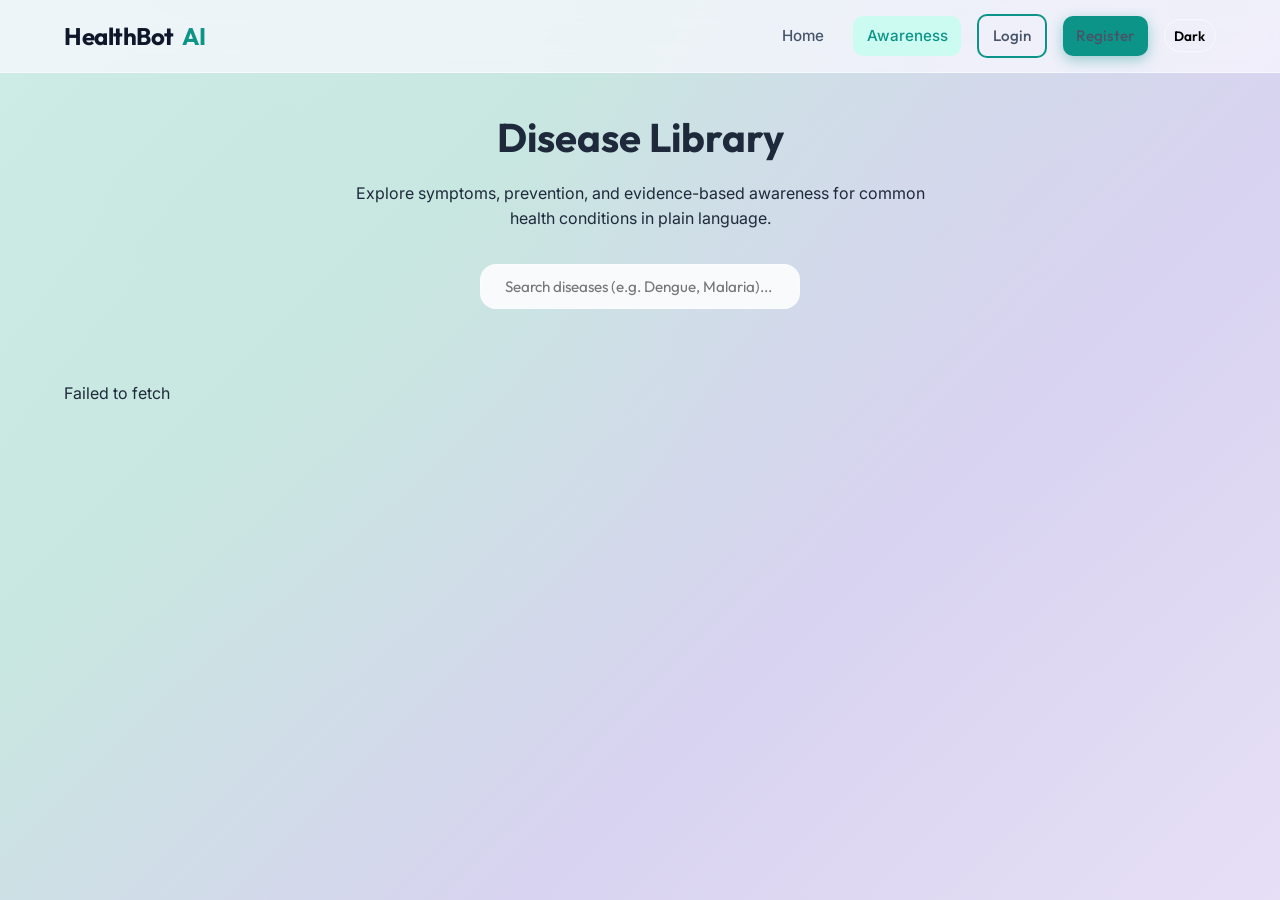
<file: health-awareness.html>
<!DOCTYPE html>
<html lang="en">
  <head>
    <meta charset="UTF-8" />
    <meta name="viewport" content="width=device-width, initial-scale=1.0" />
    <title>Disease Library — HealthBot AI</title>
    <link rel="stylesheet" href="/css/styles.css" />
    <script src="/js/theme.js"></script>
    <style>
      .disease-grid {
        display: grid;
        grid-template-columns: repeat(auto-fit, minmax(340px, 1fr));
        gap: 1.5rem;
      }
      .disease-card {
        padding: 2rem;
        display: flex;
        flex-direction: column;
        gap: 1rem;
        cursor: pointer;
      }
      .disease-card:hover { transform: translateY(-5px); border-color: var(--color-primary); }
      .disease-icon {
        width: 54px; height: 54px;
        border-radius: 14px;
        background: var(--color-primary-light);
        color: var(--color-primary);
        display: flex; align-items: center; justify-content: center;
        font-weight: 800; font-size: 1.5rem;
      }
      .badge-category {
        padding: 0.25rem 0.65rem;
        border-radius: 6px;
        background: var(--bg-main);
        color: var(--text-muted);
        font-size: 0.7rem;
        font-weight: 700;
        text-transform: uppercase;
        letter-spacing: 0.05em;
        width: fit-content;
      }
    </style>
  </head>
  <body>
    <header class="site-header" id="site-header"></header>

    <div class="container">
      <div style="margin-bottom: 3.5rem; text-align: center;">
        <h1 style="font-size: 2.5rem; margin-bottom: 0.75rem;">Disease Library</h1>
        <p class="text-secondary" style="max-width: 600px; margin: 0 auto;">Explore symptoms, prevention, and evidence-based awareness for common health conditions in plain language.</p>
        
        <div style="margin-top: 2rem; display: flex; justify-content: center; gap: 0.75rem;">
           <input type="text" id="disease-search" class="btn btn-secondary" style="text-align:left; font-weight:400; padding:0.75rem 1.5rem; cursor:text; min-width:320px;" placeholder="Search diseases (e.g. Dengue, Malaria)..." />
        </div>
      </div>

      <div class="disease-grid" id="disease-list">
        <!-- JS Injection -->
        <p class="text-center text-muted" style="grid-column: 1/-1;">Fetching disease catalog...</p>
      </div>

      <div id="no-results" style="display: none; text-align: center; padding: 4rem 1rem;">
         <h3 class="text-secondary">No diseases found matching your search.</h3>
         <p class="text-muted">Try a different keyword or browse all categories.</p>
      </div>
    </div>

    <script src="/js/config.js"></script>
    <script src="/js/auth.js"></script>
    <script src="/js/api.js"></script>
    <script src="/js/nav.js"></script>
    <script>
      hgRenderNav("awareness");

      async function loadDiseases() {
        const grid = document.getElementById("disease-list");
        const noR = document.getElementById("no-results");
        try {
          let list = await hgFetch("/diseases", { method: "GET" });
          
          function render(data) {
            grid.innerHTML = "";
            if (!data.length) { grid.style.display = 'none'; noR.style.display = 'block'; }
            else {
              grid.style.display = 'grid';
              noR.style.display = 'none';
              grid.innerHTML = data.map(d => `
                <div class="card disease-card" onclick="location.href='/disease-detail.html?name=${encodeURIComponent(d.name)}'">
                  <div style="display:flex; justify-content:space-between; align-items:flex-start;">
                    <div class="disease-icon">${d.name.charAt(0)}</div>
                    <span class="badge-category">${d.category || 'General'}</span>
                  </div>
                  <div>
                    <h3 style="font-size:1.35rem; margin-bottom:0.5rem;">${d.name}</h3>
                    <p class="text-secondary" style="font-size:0.92rem; line-height:1.6; display:-webkit-box;-webkit-line-clamp:3;-webkit-box-orient:vertical; overflow:hidden;">${d.causes || d.treatment || 'No description available.'}</p>
                  </div>
                  <div style="margin-top:auto; font-weight:700; color:var(--color-primary); font-size:0.85rem; display:flex; align-items:center; gap:0.5rem;">
                    Learn awareness strategy <span style="font-size:1.1rem;">&rarr;</span>
                  </div>
                </div>`).join("");
            }
          }

          render(list);

          document.getElementById("disease-search").addEventListener("input", (e) => {
             const q = e.target.value.toLowerCase().trim();
             const filtered = list.filter(d => d.name.toLowerCase().includes(q) || (d.causes && d.causes.toLowerCase().includes(q)));
             render(filtered);
          });

        } catch (e) { grid.innerHTML = `<p class="text-danger center">${e.message}</p>`; }
      }

      loadDiseases();
    </script>
  </body>
</html>
</file>
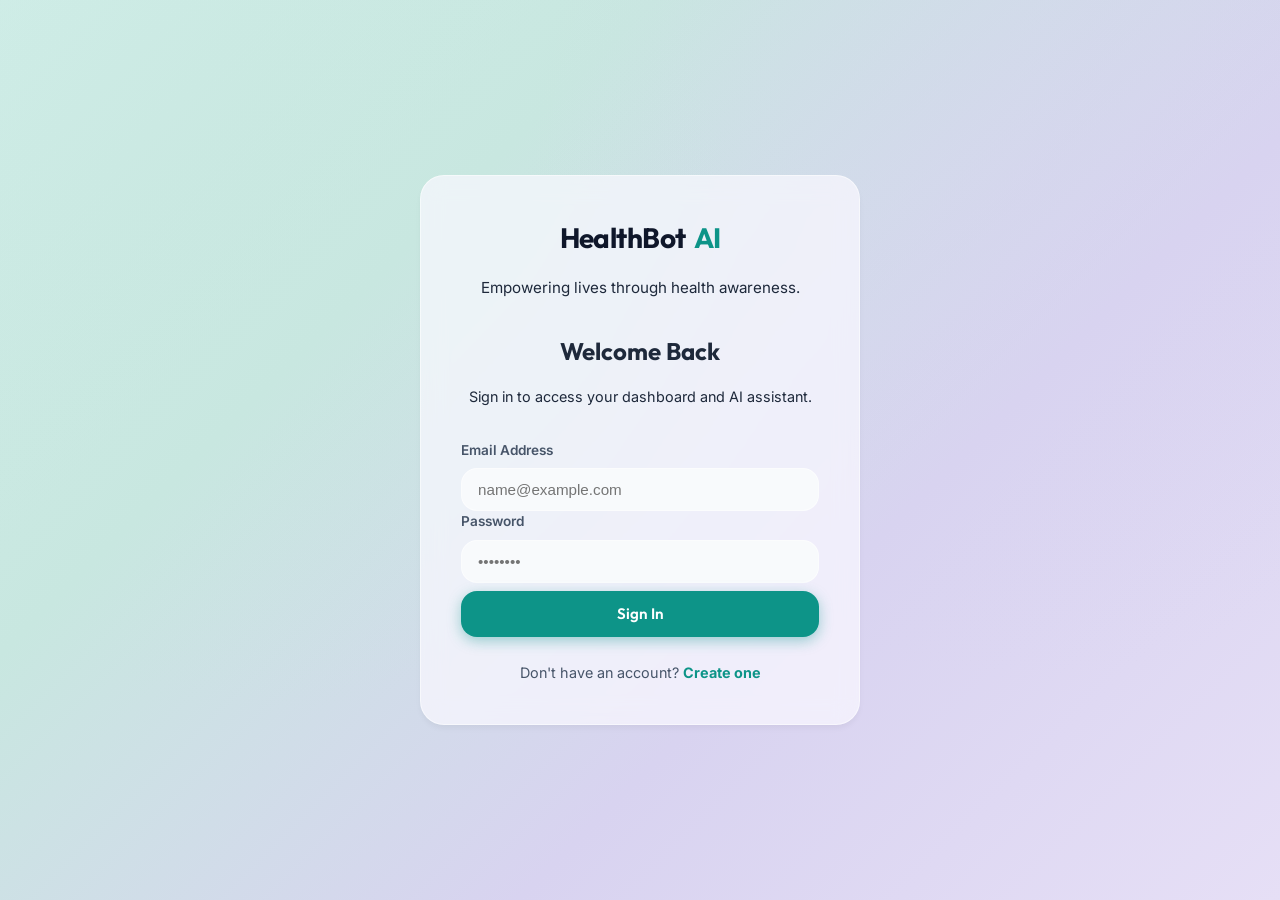
<file: login.html>
<!DOCTYPE html>
<html lang="en">
  <head>
    <meta charset="UTF-8" />
    <meta name="viewport" content="width=device-width, initial-scale=1.0" />
    <title>Login — HealthBot AI</title>
    <link rel="stylesheet" href="/css/styles.css" />
    <script src="/js/theme.js"></script>
    <style>
      body {
        display: flex;
        align-items: center;
        justify-content: center;
        min-height: 100vh;
      }
      .auth-card {
        width: 100%;
        max-width: 440px;
        background: var(--bg-surface);
        backdrop-filter: blur(12px);
        -webkit-backdrop-filter: blur(12px);
        border: 1px solid var(--border-color);
        border-radius: var(--radius-lg);
      }
    </style>
  </head>
  <body>
    <div class="card auth-card" style="padding: 2.5rem;">
      <div style="text-align: center; margin-bottom: 2rem;">
        <a href="/index.html" class="brand" style="justify-content: center; font-size: 1.75rem; margin-bottom: 0.5rem;">HealthBot <span>AI</span></a>
        <p class="text-secondary" style="font-size: 0.95rem;">Empowering lives through health awareness.</p>
      </div>

      <h2 style="font-size: 1.5rem; margin-bottom: 0.5rem; text-align: center;">Welcome Back</h2>
      <p class="text-muted text-center mb-2" style="font-size: 0.9rem;">Sign in to access your dashboard and AI assistant.</p>

      <form class="ap-form" id="login-form">
        <div class="form-group">
          <label style="font-weight:600; font-size:0.85rem; color:var(--text-secondary); display:block; margin-bottom:0.4rem;">Email Address</label>
          <input type="email" id="email" required placeholder="name@example.com" style="width:100%; padding:0.75rem 1rem; border-radius:var(--radius-md); border:1.5px solid var(--border-color); background:var(--bg-main); font-size:0.95rem; color:var(--text-primary);" />
        </div>
        <div class="form-group">
          <label style="font-weight:600; font-size:0.85rem; color:var(--text-secondary); display:block; margin-bottom:0.4rem;">Password</label>
          <input type="password" id="password" required placeholder="••••••••" style="width:100%; padding:0.75rem 1rem; border-radius:var(--radius-md); border:1.5px solid var(--border-color); background:var(--bg-main); font-size:0.95rem; color:var(--text-primary);" />
        </div>
        
        <p id="error-msg" class="text-danger" style="font-size: 0.85rem; margin-top: -0.5rem; margin-bottom: 1rem; display: none; color: var(--color-danger); font-weight: 600;">Incorrect email or password. Please try again.</p>

        <button type="submit" class="btn btn-primary" style="width: 100%; margin-top: 0.5rem; padding: 0.85rem;">Sign In</button>
      </form>

      <div style="text-align: center; margin-top: 1.5rem; font-size: 0.9rem; color: var(--text-secondary);">
        Don't have an account? <a href="/register.html" style="font-weight: 700;">Create one</a>
      </div>
    </div>

    <script src="/js/config.js"></script>
    <script src="/js/auth.js"></script>
    <script src="/js/api.js"></script>
    <script>
      const urlParams = new URLSearchParams(window.location.search);
      const nextUrl = urlParams.get('next') || '/dashboard.html';

      document.getElementById("login-form").addEventListener("submit", async (e) => {
        e.preventDefault();
        const email = document.getElementById("email").value;
        const password = document.getElementById("password").value;
        const errEl = document.getElementById("error-msg");
        errEl.style.display = "none";

        try {
          const res = await hgFetch("/auth/login", {
            method: "POST",
            body: { email, password }
          });
          hgLogin(res.token, res.fullName, res.role);
          window.location.replace(res.role === 'ADMIN' ? '/admin.html' : nextUrl);
        } catch (err) {
          errEl.textContent = err.message;
          errEl.style.display = "block";
        }
      });
    </script>
  </body>
</html>
</file>
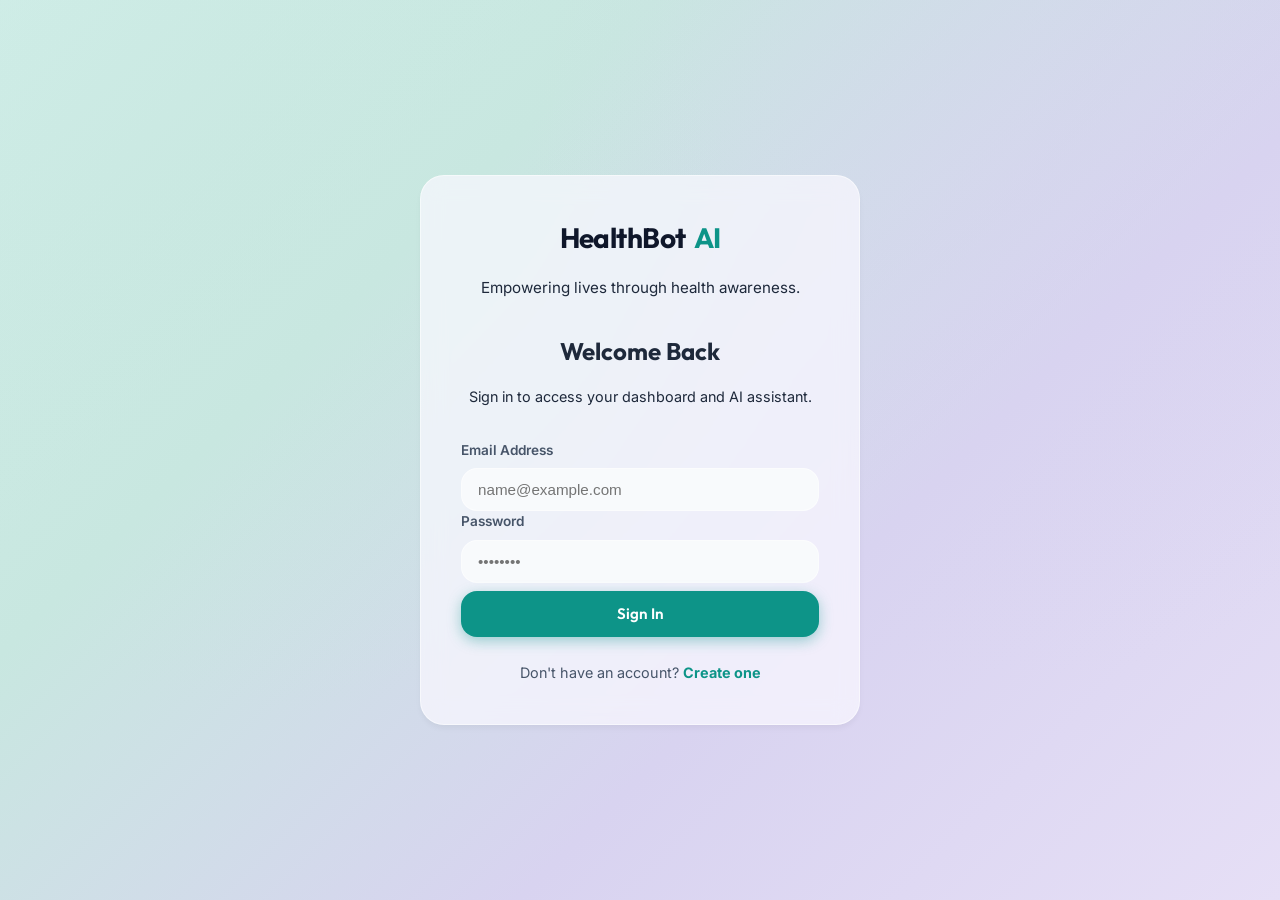
<file: mental-health-checkup.html>
<!DOCTYPE html>
<html lang="en">

<head>
  <meta charset="UTF-8" />
  <meta name="viewport" content="width=device-width, initial-scale=1.0" />
  <title>Mental Health Checkup — HealthBot AI</title>
  <link rel="stylesheet" href="/css/styles.css" />
  <script src="/js/theme.js"></script>
  <style>
    .question-card {
      background: var(--bg-surface);
      backdrop-filter: blur(12px);
      -webkit-backdrop-filter: blur(12px);
      border: 1px solid var(--border-color);
      border-radius: var(--radius-lg);
      padding: 1.5rem;
      margin-bottom: 2rem;
      transition: var(--transition);
    }

    .question-card:hover {
      border-color: var(--color-primary-light);
    }

    .question-text {
      font-size: 1.1rem;
      font-weight: 600;
      margin-bottom: 1.25rem;
      color: var(--text-main);
    }

    .options-grid {
      display: grid;
      gap: 0.75rem;
    }

    .option-label {
      display: flex;
      align-items: center;
      padding: 0.75rem 1rem;
      border: 1.5px solid var(--border-color);
      border-radius: var(--radius-md);
      cursor: pointer;
      transition: var(--transition);
      font-size: 0.95rem;
      color: var(--text-secondary);
    }

    .option-label:hover {
      border-color: var(--color-primary);
      background: var(--color-primary-light);
    }

    .option-label input {
      margin-right: 0.75rem;
      cursor: pointer;
      accent-color: var(--color-primary);
    }

    .option-label.selected {
      background: var(--color-primary-light);
      border-color: var(--color-primary);
      color: var(--color-primary-dark);
      font-weight: 500;
    }

    .result-banner {
      padding: 2.5rem;
      border-radius: var(--radius-lg);
      text-align: center;
      margin-top: 3rem;
      animation: fadeIn 0.4s ease;
    }

    .result-score {
      font-size: 3rem;
      font-weight: 800;
      margin: 0.5rem 0;
    }

    .result-label {
      font-size: 1.5rem;
      font-weight: 700;
      text-transform: uppercase;
      letter-spacing: 0.05em;
    }

    .tips-container {
      margin-top: 3rem;
      display: grid;
      grid-template-columns: repeat(auto-fit, minmax(300px, 1fr));
      gap: 1.5rem;
    }

    .tip-card {
      padding: 1.5rem;
      background: var(--bg-surface);
      border: 1px solid var(--border-color);
      border-radius: var(--radius-md);
      display: flex;
      gap: 1rem;
    }

    .tip-icon {
      font-size: 1.5rem;
      flex-shrink: 0;
    }

    @keyframes fadeIn {
      from {
        opacity: 0;
        transform: translateY(10px);
      }

      to {
        opacity: 1;
        transform: translateY(0);
      }
    }

    .disclaimer-box {
      margin-top: 4rem;
      padding: 1.5rem;
      border: 1px solid #fee2e2;
      background: #fffafa;
      border-radius: var(--radius-md);
      color: #991b1b;
      font-size: 0.9rem;
      line-height: 1.6;
    }

    [data-theme='dark'] .disclaimer-box {
      background: #2a1a1a;
      border-color: #4a2a2a;
      color: #fecaca;
    }
  </style>
</head>

<body>
  <header class="site-header" id="site-header"></header>

  <div class="container" style="max-width: 800px; padding-bottom: 5rem;">
    <div style="margin-bottom: 3rem; text-align: center;">
      <h1 style="font-size: 2.5rem; margin-bottom: 0.5rem;">Mental Health <span
          style="color:var(--color-primary)">Checkup</span></h1>
      <p class="text-secondary" style="max-width: 600px; margin: 0 auto;">A broad assessment tool to help you understand
        your overall mental wellness, covering mood, stress, energy, and focus.</p>
    </div>

    <div id="quiz-container">
      <!-- Mood -->
      <div class="question-card" data-q="1">
        <div class="question-text">1. Over the last 2 weeks, how often have you felt down, depressed, or hopeless?</div>
        <div class="options-grid">
          <label class="option-label"><input type="radio" name="q1" value="0"> Not at all</label>
          <label class="option-label"><input type="radio" name="q1" value="1"> Several days</label>
          <label class="option-label"><input type="radio" name="q1" value="2"> More than half the days</label>
          <label class="option-label"><input type="radio" name="q1" value="3"> Nearly every day</label>
        </div>
      </div>

      <!-- Stress/Worry -->
      <div class="question-card" data-q="2">
        <div class="question-text">2. How often have you been unable to stop or control worrying or felt overwhelmed by
          stress?</div>
        <div class="options-grid">
          <label class="option-label"><input type="radio" name="q2" value="0"> Not at all</label>
          <label class="option-label"><input type="radio" name="q2" value="1"> Several days</label>
          <label class="option-label"><input type="radio" name="q2" value="2"> More than half the days</label>
          <label class="option-label"><input type="radio" name="q2" value="3"> Nearly every day</label>
        </div>
      </div>

      <!-- Sleep -->
      <div class="question-card" data-q="3">
        <div class="question-text">3. Have you had trouble falling or staying asleep, or sleeping too much?</div>
        <div class="options-grid">
          <label class="option-label"><input type="radio" name="q3" value="0"> Not at all</label>
          <label class="option-label"><input type="radio" name="q3" value="1"> Several days</label>
          <label class="option-label"><input type="radio" name="q3" value="2"> More than half the days</label>
          <label class="option-label"><input type="radio" name="q3" value="3"> Nearly every day</label>
        </div>
      </div>

      <!-- Energy -->
      <div class="question-card" data-q="4">
        <div class="question-text">4. How often have you felt tired, fatigued, or had very little energy?</div>
        <div class="options-grid">
          <label class="option-label"><input type="radio" name="q4" value="0"> Not at all</label>
          <label class="option-label"><input type="radio" name="q4" value="1"> Several days</label>
          <label class="option-label"><input type="radio" name="q4" value="2"> More than half the days</label>
          <label class="option-label"><input type="radio" name="q4" value="3"> Nearly every day</label>
        </div>
      </div>

      <!-- Concentration -->
      <div class="question-card" data-q="5">
        <div class="question-text">5. Have you had trouble concentrating on things, such as work, reading, or watching
          television?</div>
        <div class="options-grid">
          <label class="option-label"><input type="radio" name="q5" value="0"> Not at all</label>
          <label class="option-label"><input type="radio" name="q5" value="1"> Several days</label>
          <label class="option-label"><input type="radio" name="q5" value="2"> More than half the days</label>
          <label class="option-label"><input type="radio" name="q5" value="3"> Nearly every day</label>
        </div>
      </div>

      <!-- Interest/Pleasure -->
      <div class="question-card" data-q="6">
        <div class="question-text">6. How often have you felt little interest or pleasure in doing things you usually
          enjoy?</div>
        <div class="options-grid">
          <label class="option-label"><input type="radio" name="q6" value="0"> Not at all</label>
          <label class="option-label"><input type="radio" name="q6" value="1"> Several days</label>
          <label class="option-label"><input type="radio" name="q6" value="2"> More than half the days</label>
          <label class="option-label"><input type="radio" name="q6" value="3"> Nearly every day</label>
        </div>
      </div>

      <div style="text-align: center; margin-top: 3rem;">
        <button id="btn-submit-quiz" class="btn btn-primary" style="padding: 1rem 3rem; font-size: 1.1rem;">Submit
          Checkup</button>
      </div>
    </div>

    <!-- Result Panel (Hidden initially) -->
    <div id="result-panel" style="display: none;">
      <div id="result-banner" class="result-banner">
        <p style="margin: 0; font-size: 1rem; color: var(--text-secondary);">Indicated Concern Level:</p>
        <div id="score-val" class="result-score">0</div>
        <div id="score-label" class="result-label">Low</div>
        <p id="score-desc" style="margin-top: 1rem; max-width: 500px; margin-left: auto; margin-right: auto;"></p>
      </div>

      <h3 style="margin-top: 4rem; font-size: 1.5rem; text-align: center;">Wellness & Coping Strategies</h3>
      <div class="tips-container">
        <div class="tip-card">
          <div class="tip-icon">🧘</div>
          <div>
            <h4 style="margin-bottom: 0.25rem;">Mindfulness Meditation</h4>
            <p class="text-muted" style="font-size: 0.9rem;">Spend 5-10 minutes daily focusing on your breath to help
              ground your thoughts and reduce stress.</p>
          </div>
        </div>
        <div class="tip-card">
          <div class="tip-icon">💤</div>
          <div>
            <h4 style="margin-bottom: 0.25rem;">Sleep Hygiene</h4>
            <p class="text-muted" style="font-size: 0.9rem;">Maintain a consistent sleep schedule and create a relaxing
              environment to improve your energy and mood.</p>
          </div>
        </div>
        <div class="tip-card">
          <div class="tip-icon">🏃</div>
          <div>
            <h4 style="margin-bottom: 0.25rem;">Active Movement</h4>
            <p class="text-muted" style="font-size: 0.9rem;">Physical activity releases endorphins that can naturally
              boost your mood and focus.</p>
          </div>
        </div>
        <div class="tip-card">
          <div class="tip-icon">🧠</div>
          <div>
            <h4 style="margin-bottom: 0.25rem;">Professional Support</h4>
            <p class="text-muted" style="font-size: 0.9rem;">If symptoms persist, speaking with a licensed therapist can
              provide valuable tools for emotional well-being.</p>
          </div>
        </div>
      </div>

      <div style="text-align: center; margin-top: 3rem;">
        <button onclick="window.location.reload()" class="btn btn-outline">Retake Checkup</button>
      </div>
    </div>

    <!-- Disclaimer -->
    <div class="disclaimer-box">
      <strong>Disclaimer:</strong> This mental health checkup is for informational and educational purposes only. It is
      NOT a clinical diagnosis or a replacement for professional medical advice. Mental wellness is complex and these
      results only offer a snapshot. If you are experiencing persistent low mood, overwhelming stress, or thoughts of
      self-harm, please contact a qualified mental health professional or emergency services immediately.
    </div>
  </div>

  <script src="/js/config.js"></script>
  <script src="/js/auth.js"></script>
  <script src="/js/api.js"></script>
  <script src="/js/nav.js"></script>
  <script>
    (function () {
      if (!hgIsLoggedIn()) {
        window.location.href = "/login.html?next=" + encodeURIComponent(window.location.pathname);
        return;
      }

      if (hgIsAdmin()) {
        window.location.replace("/admin.html");
        return;
      }

      hgRenderNav("mh-checkup");

      // Handle Option Selection Styling
      document.querySelectorAll('.option-label input').forEach(input => {
        input.addEventListener('change', (e) => {
          const parent = e.target.closest('.options-grid');
          parent.querySelectorAll('.option-label').forEach(lbl => lbl.classList.remove('selected'));
          e.target.parentElement.classList.add('selected');
        });
      });

      document.getElementById('btn-submit-quiz').addEventListener('click', () => {
        const questions = 6;
        let score = 0;
        let answered = 0;

        for (let i = 1; i <= questions; i++) {
          const val = document.querySelector(`input[name="q${i}"]:checked`);
          if (val) {
            score += parseInt(val.value);
            answered++;
          }
        }

        if (answered < questions) {
          alert('Please answer all questions before submitting.');
          return;
        }

        // Processing Result
        document.getElementById('quiz-container').style.display = 'none';
        document.getElementById('result-panel').style.display = 'block';

        const scoreVal = document.getElementById('score-val');
        const scoreLabel = document.getElementById('score-label');
        const scoreDesc = document.getElementById('score-desc');
        const banner = document.getElementById('result-banner');

        scoreVal.textContent = score;

        let level = "";
        let color = "";
        let bg = "";
        let desc = "";

        if (score <= 4) {
          level = "Low Concern";
          color = "var(--color-primary-dark)";
          bg = "var(--color-primary-light)";
          desc = "Your results suggest a generally positive state of mental wellness. Continue practicing self-care and mindfulness.";
        } else if (score <= 9) {
          level = "Mild Concern";
          color = "#856404";
          bg = "#fff3cd";
          desc = "You may be experiencing some mild emotional challenges. Focusing on sleep, activity, and stress management could be beneficial.";
        } else if (score <= 14) {
          level = "Moderate Concern";
          color = "#856404";
          bg = "#ffe8a1";
          desc = "Your indications suggest moderate concerns. It might be a good time to reach out to a trusted friend or a mental health professional for support.";
        } else {
          level = "High Concern";
          color = "#721c24";
          bg = "#f8d7da";
          desc = "Your results indicate high concerns. We strongly recommend consulting a healthcare provider or a licensed therapist to discuss these symptoms.";
        }

        scoreLabel.textContent = level;
        banner.style.color = color;
        banner.style.background = bg;
        scoreDesc.textContent = desc;

        window.scrollTo({ top: 0, behavior: 'smooth' });
      });
    })();
  </script>
</body>

</html>
</file>
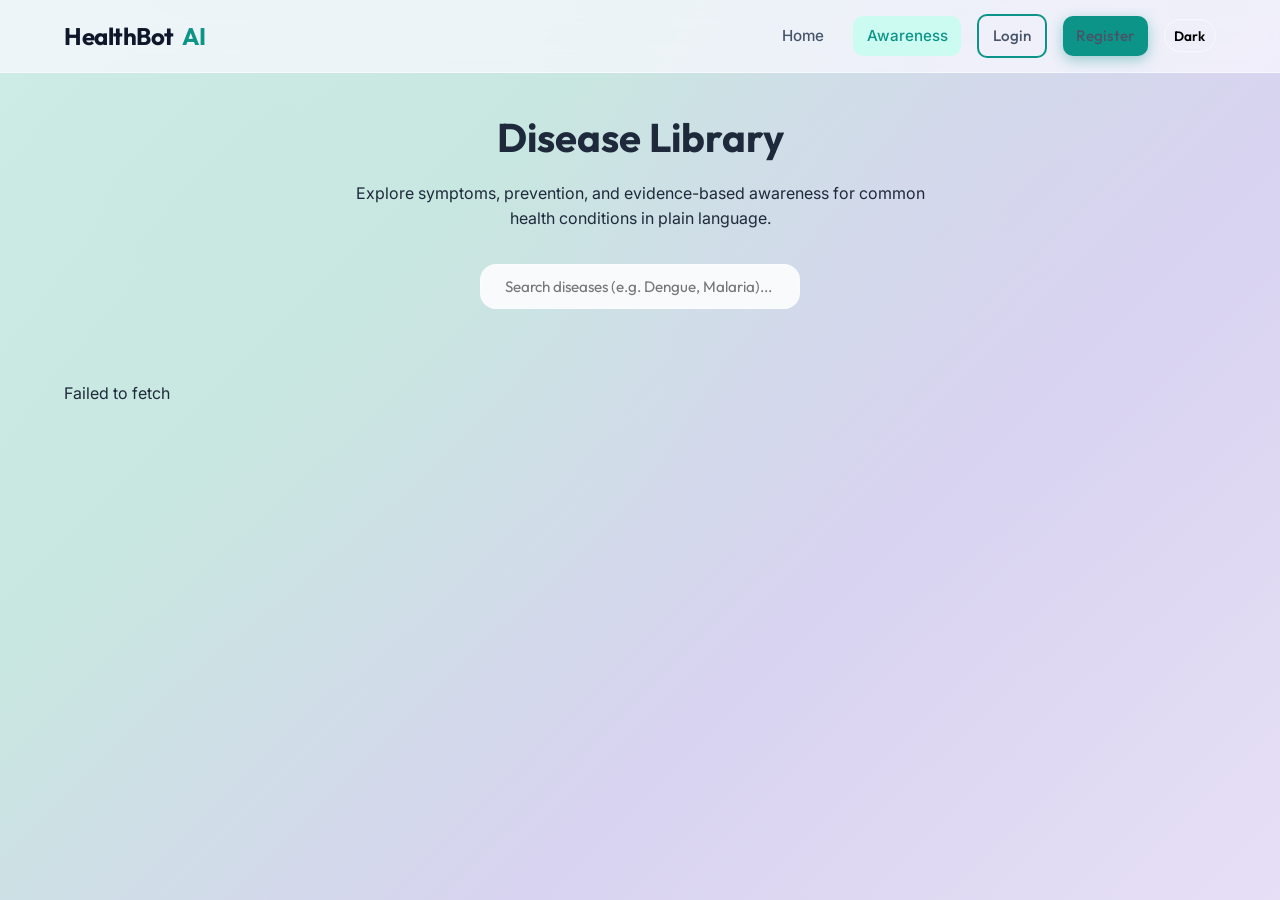
<file: prevention.html>
<!DOCTYPE html>
<html lang="en">
  <head>
    <meta charset="UTF-8" />
    <meta http-equiv="refresh" content="0; url=/health-awareness.html#prevention" />
    <title>Redirecting… — HealthGuard AI</title>
  </head>
  <body>
    <p>Redirecting to <a href="/health-awareness.html">Health Awareness</a>…</p>
    <script>window.location.replace("/health-awareness.html");</script>
  </body>
</html>
</file>
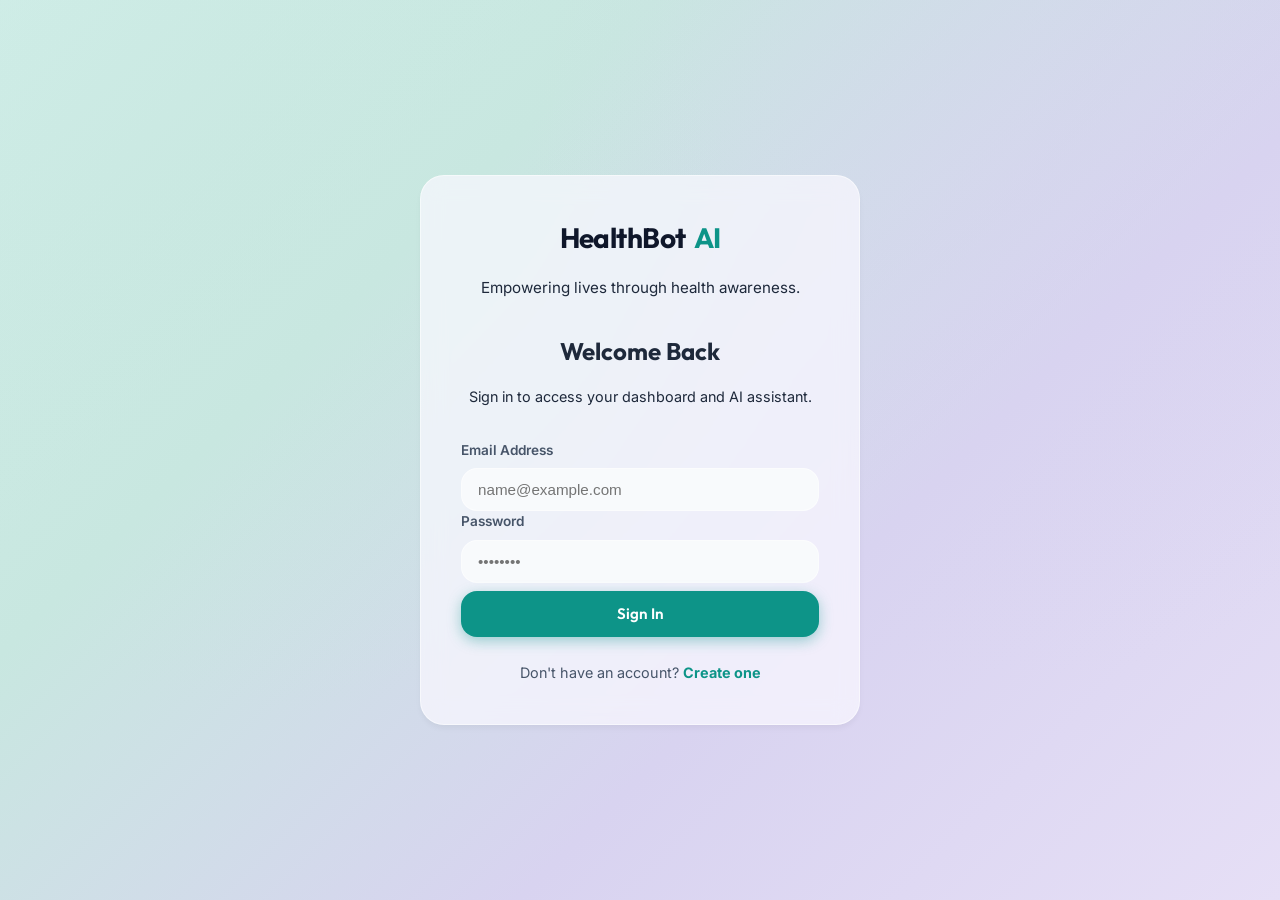
<file: profile.html>
<!DOCTYPE html>
<html lang="en">
<head>
    <meta charset="UTF-8">
    <meta name="viewport" content="width=device-width, initial-scale=1.0">
    <title>My Profile — HealthGuard AI</title>
    <link rel="stylesheet" href="/css/styles.css">
    <script src="/js/theme.js"></script>
    <style>
        .profile-grid {
            display: grid;
            grid-template-columns: 350px 1fr;
            gap: 2rem;
            align-items: start;
        }

        @media (max-width: 992px) {
            .profile-grid {
                grid-template-columns: 1fr;
            }
        }

        /* Profile Card */
        .profile-card {
            text-align: center;
            position: relative;
            overflow: hidden;
        }
        .profile-card-header {
            height: 100px;
            background: linear-gradient(135deg, var(--color-primary), var(--color-accent));
            margin: -1.5rem -1.5rem 3rem -1.5rem;
        }
        .profile-avatar-wrap {
            position: absolute;
            top: 50px;
            left: 50%;
            transform: translateX(-50%);
            width: 100px;
            height: 100px;
            border-radius: 50%;
            background: white;
            padding: 4px;
            box-shadow: var(--shadow-md);
        }
        .profile-avatar {
            width: 100%;
            height: 100%;
            border-radius: 50%;
            object-fit: cover;
            background: var(--bg-main);
        }
        .profile-info h2 { margin-bottom: 0.25rem; font-size: 1.5rem; }
        .profile-info p { color: var(--text-muted); font-size: 0.9rem; margin-bottom: 1.5rem; }
        
        .profile-stats {
            display: flex;
            justify-content: center;
            gap: 1.5rem;
            padding: 1.25rem 0;
            border-top: 1px solid var(--border-color);
            margin-top: 1rem;
        }
        .stat-item { text-align: center; }
        .stat-item span { display: block; font-weight: 700; color: var(--text-primary); }
        .stat-item label { font-size: 0.75rem; color: var(--text-muted); text-transform: uppercase; font-weight: 600; }

        /* Settings & Contacts */
        .section-title {
            display: flex;
            align-items: center;
            gap: 0.75rem;
            margin-bottom: 1.5rem;
            font-size: 1.25rem;
        }
        .section-title svg { color: var(--color-primary); width: 24px; height: 24px; }

        .settings-form { display: grid; gap: 1.25rem; }
        .form-row { display: grid; grid-template-columns: 1fr 1fr; gap: 1rem; }
        @media (max-width: 600px) { .form-row { grid-template-columns: 1fr; } }

        .form-group label { display: block; font-size: 0.85rem; font-weight: 600; margin-bottom: 0.5rem; color: var(--text-secondary); }
        .form-control {
            width: 100%;
            padding: 0.75rem 1rem;
            border-radius: var(--radius-md);
            border: 1px solid var(--border-color);
            background: var(--bg-main);
            color: var(--text-primary);
            font-family: inherit;
            transition: var(--transition);
        }
        .form-control:focus { outline: none; border-color: var(--color-primary); box-shadow: 0 0 0 3px var(--color-primary-light); }

        /* Emergency Contacts */
        .contact-list { display: grid; gap: 1rem; }
        .contact-item {
            display: flex;
            justify-content: space-between;
            align-items: center;
            padding: 1rem 1.25rem;
            background: var(--bg-main);
            border-radius: var(--radius-md);
            border: 1px solid var(--border-color);
        }
        .contact-details strong { display: block; font-size: 1rem; }
        .contact-details span { font-size: 0.85rem; color: var(--text-muted); }
        .contact-actions { display: flex; gap: 0.5rem; }

        /* Risk Score Card */
        .risk-card {
            background: var(--bg-surface);
            padding: 1.5rem;
            border-radius: var(--radius-lg);
            text-align: center;
            border: 1px solid var(--border-color);
        }
        .risk-value {
            font-size: 1.5rem;
            font-weight: 800;
            padding: 0.5rem 1.5rem;
            border-radius: 30px;
            display: inline-block;
            margin: 1rem 0;
        }
        .risk-low { background: #DCFCE7; color: #166534; }
        .risk-moderate { background: #FEF9C3; color: #854D0E; }
        .risk-high { background: #FEE2E2; color: #991B1B; }

        /* Health Tip */
        .tip-card {
            background: linear-gradient(135deg, #0D948810, #38BDF810);
            border: 1px solid var(--color-primary-light);
            padding: 1.5rem;
            border-radius: var(--radius-lg);
            position: relative;
        }
        .tip-icon { color: var(--color-primary); margin-bottom: 0.75rem; }

        /* Modals */
        .modal {
            position: fixed;
            top: 0; left: 0; right: 0; bottom: 0;
            background: rgba(0,0,0,0.5);
            display: none;
            align-items: center;
            justify-content: center;
            z-index: 1000;
            backdrop-filter: blur(4px);
        }
        .modal.active { display: flex; }
        .modal-content {
            background: var(--bg-surface);
            padding: 2rem;
            border-radius: var(--radius-lg);
            width: 100%;
            max-width: 450px;
            box-shadow: var(--shadow-lg);
        }
    </style>
</head>
<body class="dashboard-page">
    <header class="site-header" id="site-header"></header>

    <div class="container">
        <div class="profile-grid">
            <!-- Left Column: Profile Card & Quick Info -->
            <div style="display: grid; gap: 2rem;">
                <div class="card profile-card">
                    <div class="profile-card-header"></div>
                    <div class="profile-avatar-wrap">
                        <img src="https://ui-avatars.com/api/?name=User&background=0D9488&color=fff&size=200" alt="Avatar" class="profile-avatar" id="disp-avatar">
                    </div>
                    <div class="profile-info" style="margin-top: 1rem;">
                        <h2 id="disp-name">Loading...</h2>
                        <p id="disp-email">...</p>
                        <div class="profile-stats">
                            <div class="stat-item">
                                <label>Joined</label>
                                <span id="disp-joined">...</span>
                            </div>
                            <div class="stat-item">
                                <label>Role</label>
                                <span id="disp-role">...</span>
                            </div>
                        </div>
                    </div>
                </div>

                <!-- Health Risk Score -->
                <div class="risk-card">
                    <h3 style="font-size: 1.1rem;">Health Risk Score</h3>
                    <div id="risk-score-value" class="risk-value risk-low">Low Risk</div>
                    <p class="text-muted" style="font-size: 0.85rem; line-height: 1.4;">
                        This score is based on your recent health interactions and is not a medical diagnosis.
                    </p>
                </div>

                <!-- Daily Health Tip -->
                <div class="tip-card">
                    <div class="tip-icon">
                        <svg width="24" height="24" viewBox="0 0 24 24" fill="none" stroke="currentColor" stroke-width="2"><path d="M12 2L2 7l10 5 10-5-10-5zM2 17l10 5 10-5M2 12l10 5 10-5"></path></svg>
                    </div>
                    <strong>Today's Health Tip</strong>
                    <p id="daily-tip" style="font-size: 0.95rem; margin-top: 0.5rem; color: var(--text-secondary);">
                        Loading daily tip...
                    </p>
                </div>
            </div>

            <!-- Right Column: Settings & Contacts -->
            <div style="display: grid; gap: 2rem;">
                <!-- Account Settings -->
                <div class="card">
                    <div class="section-title">
                        <svg viewBox="0 0 24 24" fill="none" stroke="currentColor" stroke-width="2"><circle cx="12" cy="12" r="3"></circle><path d="M19.4 15a1.65 1.65 0 0 0 .33 1.82l.06.06a2 2 0 0 1 0 2.83 2 2 0 0 1-2.83 0l-.06-.06a1.65 1.65 0 0 0-1.82-.33 1.65 1.65 0 0 0-1 1.51V21a2 2 0 0 1-2 2 2 2 0 0 1-2-2v-.09A1.65 1.65 0 0 0 9 19.4a1.65 1.65 0 0 0-1.82.33l-.06.06a2 2 0 0 1-2.83 0 2 2 0 0 1 0-2.83l.06-.06a1.65 1.65 0 0 0 .33-1.82 1.65 1.65 0 0 0-1.51-1H3a2 2 0 0 1-2-2 2 2 0 0 1 2-2h.09A1.65 1.65 0 0 0 4.6 9a1.65 1.65 0 0 0-.33-1.82l-.06-.06a2 2 0 0 1 0-2.83 2 2 0 0 1 2.83 0l.06.06a1.65 1.65 0 0 0 1.82.33H9a1.65 1.65 0 0 0 1-1.51V3a2 2 0 0 1 2-2 2 2 0 0 1 2 2v.09a1.65 1.65 0 0 0 1 1.51 1.65 1.65 0 0 0 1.82-.33l.06-.06a2 2 0 0 1 2.83 0 2 2 0 0 1 0 2.83l-.06.06a1.65 1.65 0 0 0-.33 1.82V9a1.65 1.65 0 0 0 1.51 1H21a2 2 0 0 1 2 2 2 2 0 0 1-2 2h-.09a1.65 1.65 0 0 0-1.51 1z"></path></svg>
                        Account Settings
                    </div>
                    <form id="profile-form" class="settings-form">
                        <div class="form-row">
                            <div class="form-group">
                                <label>Full Name</label>
                                <input type="text" id="input-name" class="form-control" placeholder="Your Name">
                            </div>
                            <div class="form-group">
                                <label>Email Address</label>
                                <input type="email" id="input-email" class="form-control" placeholder="email@example.com">
                            </div>
                        </div>
                        <div class="form-group">
                            <label>Location (City/Region)</label>
                            <input type="text" id="input-location" class="form-control" placeholder="Select Location">
                        </div>
                        <div style="display: flex; justify-content: flex-end; margin-top: 0.5rem;">
                            <button type="submit" class="btn btn-primary">Update Profile</button>
                        </div>
                    </form>

                    <hr style="margin: 2rem 0; border: 0; border-top: 1px solid var(--border-color);">

                    <div class="section-title">
                        <svg viewBox="0 0 24 24" fill="none" stroke="currentColor" stroke-width="2"><rect x="3" y="11" width="18" height="11" rx="2" ry="2"></rect><path d="M7 11V7a5 5 0 0 1 10 0v4"></path></svg>
                        Security
                    </div>
                    <form id="password-form" class="settings-form">
                        <div class="form-group">
                            <label>Current Password</label>
                            <input type="password" id="input-curr-pass" class="form-control" required>
                        </div>
                        <div class="form-row">
                            <div class="form-group">
                                <label>New Password</label>
                                <input type="password" id="input-new-pass" class="form-control" required minlength="6">
                            </div>
                            <div class="form-group">
                                <label>Confirm New Password</label>
                                <input type="password" id="input-conf-pass" class="form-control" required minlength="6">
                            </div>
                        </div>
                        <div style="display: flex; justify-content: flex-end; margin-top: 0.5rem;">
                            <button type="submit" class="btn btn-secondary">Change Password</button>
                        </div>
                    </form>
                </div>

                <!-- Emergency Contacts -->
                <div class="card">
                    <div class="justify-between items-center flex" style="margin-bottom: 1.5rem;">
                        <div class="section-title" style="margin-bottom: 0;">
                            <svg viewBox="0 0 24 24" fill="none" stroke="currentColor" stroke-width="2"><path d="M22 16.92v3a2 2 0 0 1-2.18 2 19.79 19.79 0 0 1-8.63-3.07 19.5 19.5 0 0 1-6-6 19.79 19.79 0 0 1-3.07-8.67A2 2 0 0 1 4.11 2h3a2 2 0 0 1 2 1.72 12.84 12.84 0 0 0 .7 2.81 2 2 0 0 1-.45 2.11L8.09 9.91a16 16 0 0 0 6 6l1.27-1.27a2 2 0 0 1 2.11-.45 12.84 12.84 0 0 0 2.81.7A2 2 0 0 1 22 16.92z"></path></svg>
                            Emergency Contacts
                        </div>
                        <button class="btn btn-sm btn-outline" onclick="openContactModal()">+ Add Contact</button>
                    </div>
                    
                    <div id="contact-list" class="contact-list">
                        <!-- Contacts will be rendered here -->
                        <p class="text-muted" style="text-align: center; padding: 1rem;">No contacts added yet.</p>
                    </div>
                </div>
            </div>
        </div>
    </div>

    <!-- Contact Modal -->
    <div id="contact-modal" class="modal">
        <div class="modal-content">
            <h3 id="modal-title" style="margin-bottom: 1.5rem;">Add Emergency Contact</h3>
            <form id="contact-form" class="settings-form">
                <input type="hidden" id="contact-id">
                <div class="form-group">
                    <label>Full Name</label>
                    <input type="text" id="contact-name" class="form-control" required>
                </div>
                <div class="form-row">
                    <div class="form-group">
                        <label>Relationship</label>
                        <select id="contact-rel" class="form-control" required>
                            <option value="">Select...</option>
                            <option value="Parent">Parent</option>
                            <option value="Spouse">Spouse</option>
                            <option value="Sibling">Sibling</option>
                            <option value="Friend">Friend</option>
                            <option value="Other">Other</option>
                        </select>
                    </div>
                    <div class="form-group">
                        <label>Phone Number</label>
                        <input type="tel" id="contact-phone" class="form-control" required>
                    </div>
                </div>
                <div style="display: flex; justify-content: flex-end; gap: 1rem; margin-top: 1rem;">
                    <button type="button" class="btn btn-secondary" onclick="closeContactModal()">Cancel</button>
                    <button type="submit" class="btn btn-primary" id="contact-submit-btn">Save Contact</button>
                </div>
            </form>
        </div>
    </div>

    <script src="/js/config.js"></script>
    <script src="/js/auth.js"></script>
    <script src="/js/api.js"></script>
    <script src="/js/nav.js"></script>
    <script>
        if (!hgIsLoggedIn()) {
            window.location.replace('/login.html');
        } else if (hgIsAdmin()) {
            window.location.replace('/admin.html');
        } else {
            hgRenderNav("profile");
        }

        let currentProfile = null;

        async function loadProfile() {
            try {
                const data = await hgFetch("/profile");
                currentProfile = data;
                renderProfile(data);
            } catch (err) {
                console.error("Failed to load profile:", err);
            }
        }

        function renderProfile(data) {
            const u = data.user;
            
            // Sidebar/Top info
            document.getElementById("disp-name").textContent = u.fullName;
            document.getElementById("disp-email").textContent = u.email;
            document.getElementById("disp-joined").textContent = new Date(u.createdAt + "Z").toLocaleDateString('en-US', { month: 'short', year: 'numeric' });
            document.getElementById("disp-role").textContent = u.role;
            document.getElementById("disp-avatar").src = `https://ui-avatars.com/api/?name=${encodeURIComponent(u.fullName)}&background=0D9488&color=fff&size=200`;

            // Form values
            document.getElementById("input-name").value = u.fullName;
            document.getElementById("input-email").value = u.email;
            document.getElementById("input-location").value = u.location || "";

            // Health insights
            const riskEl = document.getElementById("risk-score-value");
            riskEl.textContent = data.healthRiskScore;
            riskEl.className = "risk-value " + (data.healthRiskScore === "High Risk" ? "risk-high" : (data.healthRiskScore === "Moderate Risk" ? "risk-moderate" : "risk-low"));
            
            document.getElementById("daily-tip").textContent = data.dailyHealthTip;

            // Contacts
            renderContacts(data.emergencyContacts);
        }

        function renderContacts(contacts) {
            const list = document.getElementById("contact-list");
            if (!contacts.length) {
                list.innerHTML = '<p class="text-muted" style="text-align: center; padding: 1rem;">No contacts added yet.</p>';
                return;
            }

            list.innerHTML = contacts.map(c => `
                <div class="contact-item">
                    <div class="contact-details">
                        <strong>${c.name}</strong>
                        <span>${c.relationship} • ${c.phoneNumber}</span>
                    </div>
                    <div class="contact-actions">
                        <button class="btn btn-sm btn-secondary" onclick='editContact(${JSON.stringify(c)})' title="Edit">
                             <svg width="14" height="14" viewBox="0 0 24 24" fill="none" stroke="currentColor" stroke-width="2"><path d="M11 4H4a2 2 0 0 0-2 2v14a2 2 0 0 0 2 2h14a2 2 0 0 0 2-2v-7"></path><path d="M18.5 2.5a2.121 2.121 0 1 1 3 3L12 15l-4 1 1-4 9.5-9.5z"></path></svg>
                        </button>
                        <button class="btn btn-sm btn-secondary" onclick="deleteContact(${c.id})" title="Delete" style="color:var(--color-danger)">
                             <svg width="14" height="14" viewBox="0 0 24 24" fill="none" stroke="currentColor" stroke-width="2"><polyline points="3 6 5 6 21 6"></polyline><path d="M19 6v14a2 2 0 0 1-2 2H7a2 2 0 0 1-2-2V6m3 0V4a2 2 0 0 1 2-2h4a2 2 0 0 1 2 2v2"></path></svg>
                        </button>
                    </div>
                </div>
            `).join("");
        }

        // Form Handlers
        document.getElementById("profile-form").addEventListener("submit", async (e) => {
            e.preventDefault();
            const fullName = document.getElementById("input-name").value;
            const email = document.getElementById("input-email").value;
            const location = document.getElementById("input-location").value;

            try {
                const res = await hgFetch("/profile", {
                    method: "PATCH",
                    body: { fullName, email, location }
                });
                alert("Profile updated successfully!");
                localStorage.setItem('hg_name', res.fullName);
                loadProfile();
            } catch (err) {
                alert("Update failed: " + err.message);
            }
        });

        document.getElementById("password-form").addEventListener("submit", async (e) => {
            e.preventDefault();
            const curr = document.getElementById("input-curr-pass").value;
            const newp = document.getElementById("input-new-pass").value;
            const conf = document.getElementById("input-conf-pass").value;

            if (newp !== conf) return alert("Passwords do not match");

            try {
                await hgFetch("/profile/password", {
                    method: "PUT",
                    body: { currentPassword: curr, newPassword: newp }
                });
                alert("Password changed successfully!");
                document.getElementById("password-form").reset();
            } catch (err) {
                alert("Password change failed: " + err.message);
            }
        });

        // Contact Modal Logic
        function openContactModal() {
            document.getElementById("modal-title").textContent = "Add Emergency Contact";
            document.getElementById("contact-form").reset();
            document.getElementById("contact-id").value = "";
            document.getElementById("contact-modal").classList.add("active");
        }

        function closeContactModal() {
            document.getElementById("contact-modal").classList.remove("active");
        }

        function editContact(c) {
            document.getElementById("modal-title").textContent = "Edit Emergency Contact";
            document.getElementById("contact-id").value = c.id;
            document.getElementById("contact-name").value = c.name;
            document.getElementById("contact-rel").value = c.relationship;
            document.getElementById("contact-phone").value = c.phoneNumber;
            document.getElementById("contact-modal").classList.add("active");
        }

        document.getElementById("contact-form").addEventListener("submit", async (e) => {
            e.preventDefault();
            const id = document.getElementById("contact-id").value;
            const data = {
                name: document.getElementById("contact-name").value,
                relationship: document.getElementById("contact-rel").value,
                phoneNumber: document.getElementById("contact-phone").value
            };

            try {
                if (id) {
                    await hgFetch("/profile/contacts/" + id, { method: "PUT", body: data });
                } else {
                    await hgFetch("/profile/contacts", { method: "POST", body: data });
                }
                closeContactModal();
                loadProfile();
            } catch (err) {
                alert("Operation failed: " + err.message);
            }
        });

        async function deleteContact(id) {
            if (!confirm("Are you sure you want to delete this contact?")) return;
            try {
                await hgFetch("/profile/contacts/" + id, { method: "DELETE" });
                loadProfile();
            } catch (err) {
                alert("Delete failed: " + err.message);
            }
        }

        loadProfile();
    </script>
</body>
</html>
</file>
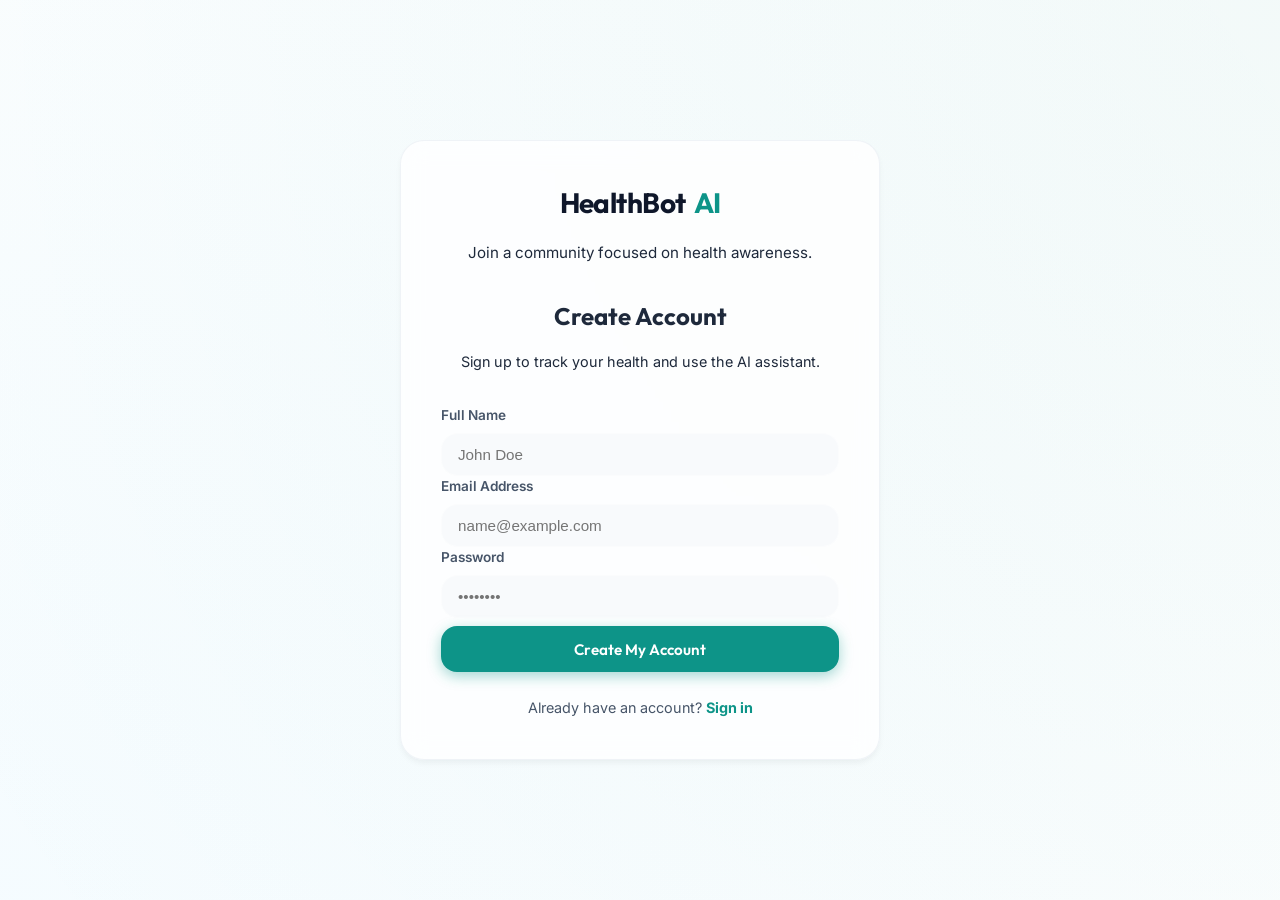
<file: register.html>
<!DOCTYPE html>
<html lang="en">
  <head>
    <meta charset="UTF-8" />
    <meta name="viewport" content="width=device-width, initial-scale=1.0" />
    <title>Register — HealthBot AI</title>
    <link rel="stylesheet" href="/css/styles.css" />
    <script src="/js/theme.js"></script>
    <style>
      body {
        background: radial-gradient(circle at top right, rgba(13, 148, 136, 0.05), transparent),
                    radial-gradient(circle at bottom left, rgba(56, 189, 248, 0.05), transparent);
        display: flex;
        align-items: center;
        justify-content: center;
        min-height: 100vh;
      }
      .auth-card {
        width: 100%;
        max-width: 480px;
        background: rgba(255, 255, 255, 0.8);
        backdrop-filter: blur(12px);
        border: 1px solid rgba(226, 232, 240, 0.5);
      }
      [data-theme="dark"] .auth-card {
        background: rgba(30, 41, 59, 0.8);
        border-color: rgba(51, 65, 85, 0.6);
      }
    </style>
  </head>
  <body>
    <div class="card auth-card" style="padding: 2.5rem;">
      <div style="text-align: center; margin-bottom: 2rem;">
        <a href="/index.html" class="brand" style="justify-content: center; font-size: 1.75rem; margin-bottom: 0.5rem;">HealthBot <span>AI</span></a>
        <p class="text-secondary" style="font-size: 0.95rem;">Join a community focused on health awareness.</p>
      </div>

      <h2 style="font-size: 1.5rem; margin-bottom: 0.5rem; text-align: center;">Create Account</h2>
      <p class="text-muted text-center mb-2" style="font-size: 0.9rem;">Sign up to track your health and use the AI assistant.</p>

      <form class="ap-form" id="register-form">
        <div class="form-group">
          <label style="font-weight:600; font-size:0.85rem; color:var(--text-secondary); display:block; margin-bottom:0.4rem;">Full Name</label>
          <input type="text" id="fullName" required placeholder="John Doe" style="width:100%; padding:0.75rem 1rem; border-radius:var(--radius-md); border:1.5px solid var(--border-color); background:var(--bg-main); font-size:0.95rem; color:var(--text-primary);" />
        </div>
        <div class="form-group">
          <label style="font-weight:600; font-size:0.85rem; color:var(--text-secondary); display:block; margin-bottom:0.4rem;">Email Address</label>
          <input type="email" id="email" required placeholder="name@example.com" style="width:100%; padding:0.75rem 1rem; border-radius:var(--radius-md); border:1.5px solid var(--border-color); background:var(--bg-main); font-size:0.95rem; color:var(--text-primary);" />
        </div>
        <div class="form-group">
          <label style="font-weight:600; font-size:0.85rem; color:var(--text-secondary); display:block; margin-bottom:0.4rem;">Password</label>
          <input type="password" id="password" required placeholder="••••••••" style="width:100%; padding:0.75rem 1rem; border-radius:var(--radius-md); border:1.5px solid var(--border-color); background:var(--bg-main); font-size:0.95rem; color:var(--text-primary);" />
        </div>
        
        <p id="error-msg" class="text-danger" style="font-size: 0.85rem; margin-top: -0.5rem; margin-bottom: 1rem; display: none; color: var(--color-danger); font-weight: 600;"></p>

        <button type="submit" class="btn btn-primary" style="width: 100%; margin-top: 0.5rem; padding: 0.85rem;">Create My Account</button>
      </form>

      <div style="text-align: center; margin-top: 1.5rem; font-size: 0.9rem; color: var(--text-secondary);">
        Already have an account? <a href="/login.html" style="font-weight: 700;">Sign in</a>
      </div>
    </div>

    <script src="/js/config.js"></script>
    <script src="/js/auth.js"></script>
    <script src="/js/api.js"></script>
    <script>
      document.getElementById("register-form").addEventListener("submit", async (e) => {
        e.preventDefault();
        const fullName = document.getElementById("fullName").value;
        const email = document.getElementById("email").value;
        const password = document.getElementById("password").value;
        const errEl = document.getElementById("error-msg");
        errEl.style.display = "none";

        try {
          const res = await hgFetch("/auth/register", {
            method: "POST",
            body: { fullName, email, password }
          });
          hgLogin(res.token, res.fullName, res.role);
          window.location.href = "/dashboard.html";
        } catch (err) {
          errEl.textContent = err.message;
          errEl.style.display = "block";
        }
      });
    </script>
  </body>
</html>
</file>
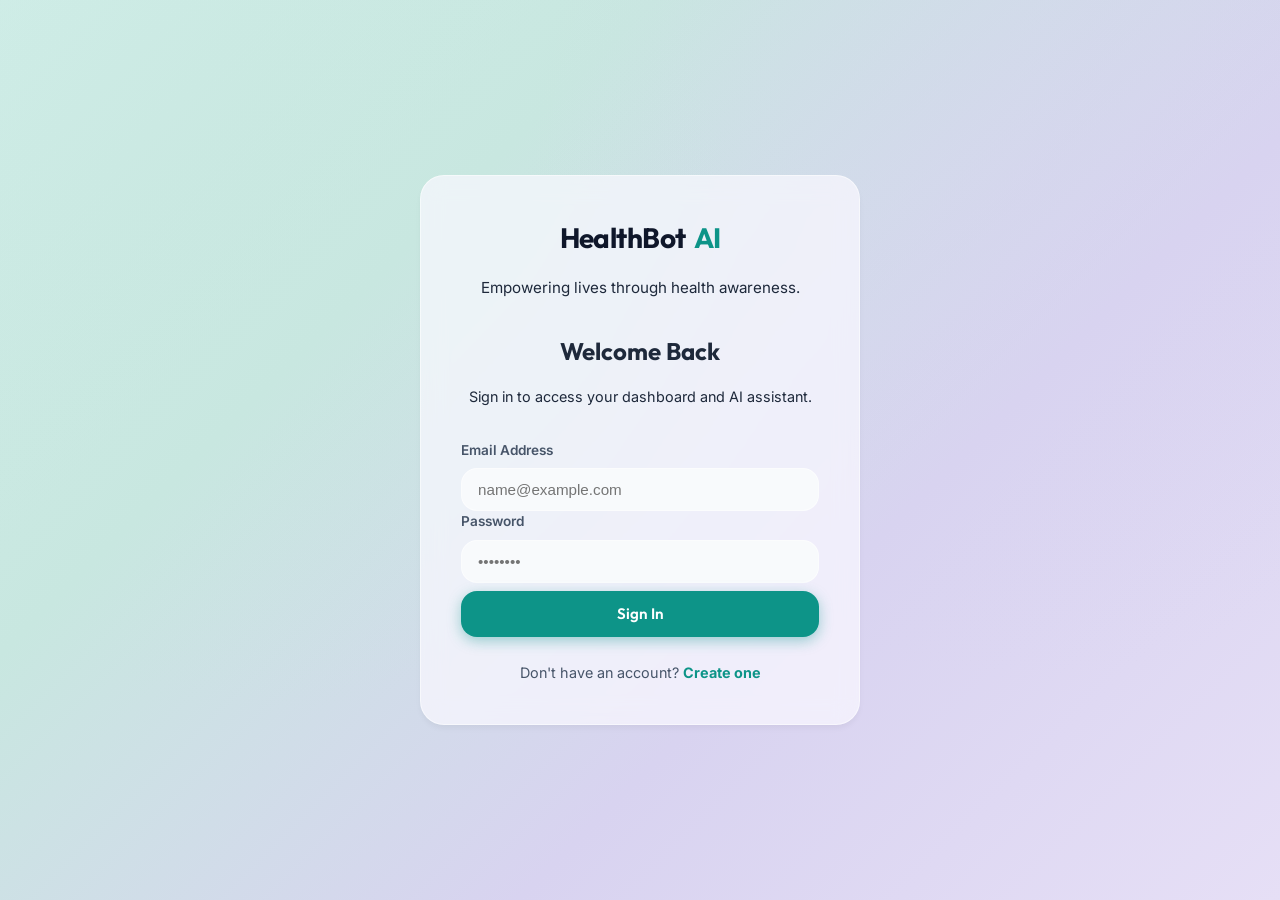
<file: symptom-checker.html>
<!DOCTYPE html>
<html lang="en">
  <head>
    <meta charset="UTF-8" />
    <meta name="viewport" content="width=device-width, initial-scale=1.0" />
    <title>Symptom Checker — HealthBot AI</title>
    <link rel="stylesheet" href="/css/styles.css" />
    <script src="/js/theme.js"></script>
    <style>
      .symptom-tag {
        display: inline-flex;
        align-items: center;
        padding: 0.6rem 1.25rem;
        background: var(--bg-surface);
        border: 1.5px solid var(--border-color);
        border-radius: 100px;
        font-size: 0.9rem;
        font-weight: 500;
        cursor: pointer;
        transition: var(--transition);
        user-select: none;
      }
      .symptom-tag:hover { border-color: var(--color-primary); background: var(--color-primary-light); }
      .symptom-tag.selected { background: var(--color-primary); border-color: var(--color-primary); color: white; }
      
      .result-card {
        margin-top: 2.5rem;
        border-left: 4px solid var(--color-primary);
        animation: slideUp 0.3s ease;
      }
      @keyframes slideUp { from { opacity: 0; transform: translateY(10px); } to { opacity: 1; transform: translateY(0); } }
    </style>
  </head>
  <body>
    <header class="site-header" id="site-header"></header>

    <div class="container" style="padding: 0; max-width: 800px;">
      <div style="margin-bottom: 2.5rem;">
        <h1 style="font-size: 2rem; margin-bottom: 0.5rem;">Symptom Assessment</h1>
        <p class="text-secondary">Select symptoms you're experiencing to get educational awareness guidance.</p>
      </div>

      <div class="card" style="padding: 2rem;">
        <h3 style="font-size: 1.15rem; margin-bottom: 1.5rem;">Select Symptoms</h3>
        <div id="tags-grid" style="display:flex; flex-wrap:wrap; gap:0.75rem;">
          <!-- JS Injection -->
        </div>

        <div style="margin-top: 2.5rem; display: flex; align-items: center; justify-content: space-between; border-top: 1px solid var(--border-color); padding-top: 1.5rem;">
          <p class="text-muted" style="font-size: 0.85rem; margin:0;">Results are not a medical diagnosis.</p>
          <button id="analyze" class="btn btn-primary">Analyze Symptoms</button>
        </div>
      </div>

      <!-- Result Panel -->
      <div id="result-panel" class="card result-card" style="display: none;">
        <div style="display:flex; align-items:center; gap:0.75rem; margin-bottom:1rem;">
           <div style="width:10px; height:24px; background:var(--color-primary); border-radius:4px;"></div>
           <h2 id="r-condition" style="font-size:1.5rem;">Condition Category</h2>
        </div>
        
        <div style="display:grid; grid-template-columns: 1fr 1fr; gap:2rem; margin-bottom: 2rem;">
          <div>
            <h4 style="font-size:0.8rem; text-transform:uppercase; color:var(--text-muted); margin-bottom:0.75rem;">Related Symptoms</h4>
            <ul id="r-common" style="margin:0; padding-left:1.25rem; font-size:0.95rem; color:var(--text-secondary); line-height:1.8;"></ul>
          </div>
          <div>
            <h4 style="font-size:0.8rem; text-transform:uppercase; color:var(--text-muted); margin-bottom:0.75rem;">Safety Advice</h4>
            <p id="r-safe" style="font-size:0.95rem; color:var(--text-secondary); margin:0; line-height:1.6;"></p>
          </div>
        </div>

        <div style="background:var(--bg-main); padding:1.25rem; border-radius:var(--radius-md); border:1px solid var(--border-color);">
           <h4 style="font-size:0.9rem; margin-bottom:0.5rem; color:var(--color-primary-dark);">Prevention & Hygiene Tips</h4>
           <p id="r-prev" style="font-size:0.92rem; color:var(--text-secondary); margin:0;"></p>
        </div>

        <p id="r-dis" style="margin-top:2rem; font-size:0.8rem; color:var(--text-muted); padding-top:1.5rem; border-top:1px solid var(--border-color);"></p>
      </div>
    </div>
    
    <div class="container" style="margin-top: 3rem; margin-bottom: 5rem; max-width: 800px;">
      <!-- Health Support Near You -->
      <div id="sect-nearby">
        <h3 style="font-size: 1.25rem; letter-spacing: -0.01em; margin-bottom: 0.5rem;">Health Support Near You</h3>
        <p class="text-muted mb-2" style="font-size: 0.9rem;">If your symptoms are severe, please visit the nearest healthcare facility immediately.</p>
        <div id="health-resources-container">
          <!-- Rendered by health-resources.js -->
        </div>
      </div>
    </div>

    <script src="/js/config.js"></script>
    <script src="/js/auth.js"></script>
    <script src="/js/api.js"></script>
    <script src="/js/location.js"></script>
    <script src="/js/health-resources.js"></script>
    <script src="/js/nav.js"></script>
    <script>
      if (!hgRequireAuth()) {
        // redirect
      } else {
        hgRenderNav("symptom");
        
        // Load nearby resources
        (async () => {
          try {
            const coords = await hgGetCoords();
            const geo = await hgReverseGeocode(coords.lat, coords.lon);
            const label = (geo && (geo.label || geo.displayName)) || "Global";
            renderNearbyHealthResources(label, "health-resources-container", coords);
          } catch (e) {
            renderNearbyHealthResources("Global", "health-resources-container");
          }
        })();

        const SYM = [
          "fever", "cough", "headache", "rash", "fatigue", "nausea",
          "sore throat", "body pain", "chills", "vomiting", "diarrhea",
          "shortness of breath", "runny nose", "muscle pain", "joint pain",
          "abdominal pain", "dizziness", "loss of appetite"
        ];
        const selected = new Set();
        const grid = document.getElementById("tags-grid");

        SYM.forEach(name => {
          const btn = document.createElement("div");
          btn.className = "symptom-tag";
          btn.textContent = name.charAt(0).toUpperCase() + name.slice(1);
          btn.addEventListener("click", () => {
            if (selected.has(name)) {
              selected.delete(name);
              btn.classList.remove("selected");
            } else {
              selected.add(name);
              btn.classList.add("selected");
            }
          });
          grid.appendChild(btn);
        });

        document.getElementById("analyze").addEventListener("click", async () => {
          if (!selected.size) return alert("Select at least one symptom.");
          
          const btn = document.getElementById("analyze");
          btn.disabled = true;
          btn.textContent = "Analyzing...";

          try {
            const data = await hgFetch("/symptoms/check", {
              method: "POST",
              body: { symptoms: Array.from(selected) }
            });

            document.getElementById("result-panel").style.display = "block";
            document.getElementById("r-condition").textContent = data.possibleCondition;
            
            const ul = document.getElementById("r-common");
            ul.innerHTML = (data.commonSymptoms || []).map(s => `<li>${s}</li>`).join("");
            
            document.getElementById("r-prev").textContent = data.preventionTips;
            document.getElementById("r-safe").textContent = data.safetyAdvice;
            document.getElementById("r-dis").textContent = data.disclaimer;

            document.getElementById("result-panel").scrollIntoView({ behavior: "smooth" });
          } catch(e) {
            alert("Error: " + e.message);
          } finally {
            btn.disabled = false;
            btn.textContent = "Analyze Symptoms";
          }
        });
      }
    </script>
  </body>
</html>
</file>
<file: css/styles.css>
/* ══════════════════════════════════════════════════════════════
   HealthBot AI — Modern Design System
   Premium Healthcare Experience · Light / Dark Mode
   ══════════════════════════════════════════════════════════════ */

@import url('https://fonts.googleapis.com/css2?family=Outfit:wght@300;400;500;600;700;800&family=Inter:wght@400;500;600;700&display=swap');

:root {
  /* Colors */
  --color-primary: #0D9488;
  --color-primary-dark: #0F766E;
  --color-primary-light: #CCFBF1;
  --color-secondary: #0F172A;
  --color-accent: #38BDF8;
  --color-success: #10B981;
  --color-warning: #F59E0B;
  --color-danger: #EF4444;
  --color-info: #3B82F6;

  /* Surfaces */
  --bg-main: #F8FAFC;
  --bg-page-gradient: radial-gradient(circle at 20% 25%, rgba(200,231,224,0.35), transparent 40%),
                      radial-gradient(circle at 80% 20%, rgba(216,211,240,0.35), transparent 40%),
                      linear-gradient(135deg, #CFEDE7 0%, #C8E7E0 30%, #D8D3F0 65%, #E6DFF6 100%);
  --bg-surface: rgba(250, 248, 255, 0.72);
  --bg-sidebar: rgba(255, 255, 255, 0.45);
  --border-color: rgba(255, 255, 255, 0.5);
  
  /* Text */
  --text-primary: #1E293B;
  --text-secondary: #475569;
  --text-muted: #94A3B8;
  --text-light: #F1F5F9;

  /* Spacing & Radius */
  --radius-lg: 24px;
  --radius-md: 16px;
  --radius-sm: 10px;
  --shadow-sm: 0 4px 6px -1px rgba(0, 0, 0, 0.05);
  --shadow-md: 0 10px 15px -3px rgba(0, 0, 0, 0.04);
  --shadow-lg: 0 20px 25px -5px rgba(0, 0, 0, 0.03);
  --transition: all 0.2s cubic-bezier(0.4, 0, 0.2, 1);

  /* Fonts */
  --font-main: 'Outfit', sans-serif;
  --font-body: 'Inter', sans-serif;
}

[data-theme="dark"] {
  --bg-main: #0F172A;
  --bg-surface: rgba(30, 41, 59, 0.72);
  --bg-sidebar: rgba(30, 41, 59, 0.6);
  --bg-page-gradient: radial-gradient(circle at 20% 25%, rgba(13, 148, 136, 0.15), transparent 40%),
                      radial-gradient(circle at 80% 20%, rgba(139, 92, 246, 0.15), transparent 40%),
                      linear-gradient(135deg, #062622 0%, #0F172A 30%, #1E1B4B 65%, #2E1065 100%);
  --border-color: rgba(255, 255, 255, 0.05);
  --text-primary: #F8FAFC;
  --text-secondary: #CBD5E1;
  --text-muted: #64748B;
  --shadow-sm: 0 4px 12px rgba(0, 0, 0, 0.3);
  --shadow-md: 0 8px 24px rgba(0, 0, 0, 0.4);
}

/* ── Base Styles ── */
*, *::before, *::after { box-sizing: border-box; }
html { scroll-behavior: smooth; }
body {
  margin: 0;
  font-family: var(--font-body);
  color: var(--text-primary);
  background: var(--bg-page-gradient);
  background-attachment: fixed;
  background-size: cover;
  line-height: 1.6;
  min-height: 100vh;
  -webkit-font-smoothing: antialiased;
}

h1, h2, h3, h4, .brand { font-family: var(--font-main); font-weight: 700; margin: 0; }

a { color: var(--color-primary); text-decoration: none; transition: var(--transition); }
a:hover { color: var(--color-primary-dark); }

/* ── Header & Navigation ── */
.site-header {
  background: var(--bg-surface);
  border-bottom: 1px solid var(--border-color);
  position: sticky;
  top: 0;
  z-index: 100;
  backdrop-filter: blur(12px);
  -webkit-backdrop-filter: blur(12px);
}
[data-theme="dark"] .site-header { background: rgba(30, 41, 59, 0.85); }

.nav-inner {
  max-width: 1200px;
  margin: 0 auto;
  padding: 0.85rem 1.5rem;
  display: flex;
  align-items: center;
  justify-content: space-between;
}

.brand {
  font-size: 1.5rem;
  letter-spacing: -0.02em;
  color: var(--color-secondary);
  display: flex;
  align-items: center;
  gap: 0.5rem;
}
[data-theme="dark"] .brand { color: #fff; }
.brand span { color: var(--color-primary); }

.nav-links { display: flex; align-items: center; gap: 1rem; }
.nav-links a {
  font-size: 0.95rem;
  font-weight: 500;
  color: var(--text-secondary);
  padding: 0.5rem 0.85rem;
  border-radius: var(--radius-sm);
}
.nav-links a:hover, .nav-links a.active {
  color: var(--color-primary);
  background: var(--color-primary-light);
}
[data-theme="dark"] .nav-links a:hover, [data-theme="dark"] .nav-links a.active {
  background: rgba(13, 148, 136, 0.15);
}

/* ── Buttons ── */
.btn {
  display: inline-flex;
  align-items: center;
  justify-content: center;
  padding: 0.75rem 1.5rem;
  border-radius: var(--radius-md);
  font-weight: 600;
  font-family: var(--font-main);
  cursor: pointer;
  border: none;
  transition: var(--transition);
  font-size: 0.95rem;
  gap: 0.5rem;
}
.btn:active { transform: scale(0.98); }

.btn-primary { background: var(--color-primary); color: white; box-shadow: 0 4px 14px 0 rgba(13, 148, 136, 0.39); }
.btn-primary:hover { background: var(--color-primary-dark); box-shadow: 0 6px 20px rgba(13, 148, 136, 0.23); }

.btn-secondary { background: var(--bg-main); color: var(--text-primary); border: 1.5px solid var(--border-color); }
.btn-secondary:hover { background: var(--border-color); }

.btn-outline { background: transparent; border: 2px solid var(--color-primary); color: var(--color-primary); }
.btn-outline:hover { background: var(--color-primary); color: white; }

.btn-sm { padding: 0.4rem 1rem; font-size: 0.85rem; }

/* ── Hero Section ── */
.hero {
  padding: 6rem 1.5rem;
  text-align: center;
  background: transparent;
}
.hero h1 { font-size: clamp(2.5rem, 5vw, 4rem); line-height: 1.1; margin-bottom: 1.5rem; letter-spacing: -0.03em; color: var(--color-secondary); }
[data-theme="dark"] .hero h1 { color: #fff; }
.hero p { font-size: 1.25rem; color: var(--text-secondary); max-width: 650px; margin: 0 auto 2.5rem; line-height: 1.6; }

/* ── Cards & Grid ── */
.container { max-width: 1200px; margin: 0 auto; padding: 2rem 1.5rem; }
.card {
  background: var(--bg-surface);
  backdrop-filter: blur(12px);
  -webkit-backdrop-filter: blur(12px);
  border: 1px solid var(--border-color);
  border-radius: var(--radius-lg);
  padding: 1.5rem;
  box-shadow: var(--shadow-sm);
  transition: var(--transition);
}
.card:hover { box-shadow: var(--shadow-lg); transform: translateY(-2px); }

/* ── AQI Section (Screenshot 1 Reference) ── */
.aqi-container {
  background: var(--bg-surface);
  backdrop-filter: blur(12px);
  -webkit-backdrop-filter: blur(12px);
  border: 1px solid var(--border-color);
  border-radius: var(--radius-lg);
  padding: 2.5rem;
  margin-bottom: 3rem;
  box-shadow: var(--shadow-md);
}
.aqi-header {
  display: flex;
  justify-content: space-between;
  align-items: flex-start;
  margin-bottom: 2rem;
}
.aqi-location h2 { font-size: 1.75rem; margin-bottom: 0.25rem; }
.aqi-location p { color: var(--text-muted); font-size: 0.95rem; }

.aqi-score-card {
  text-align: center;
  padding: 1rem 1.5rem;
  background: var(--color-primary-light);
  border: 1px solid var(--border-color);
  border-radius: var(--radius-md);
  min-width: 120px;
}
[data-theme="dark"] .aqi-score-card { background: rgba(13, 148, 136, 0.15); }
.aqi-value { font-size: 2.5rem; font-weight: 800; color: #EA580C; line-height: 1; }
.aqi-label { font-size: 1rem; font-weight: 700; color: #EA580C; text-transform: uppercase; margin: 0.25rem 0; }
.aqi-small { font-size: 0.75rem; color: #EA580C; opacity: 0.8; }

.aqi-bar-container { position: relative; margin: 3rem 0 2rem; }
.aqi-progress-bar {
  height: 8px;
  background: var(--border-color);
  border-radius: 10px;
  position: relative;
  display: flex;
}
.aqi-indicator {
  position: absolute;
  top: -12px;
  width: 24px;
  height: 24px;
  background: var(--bg-surface);
  border: 4px solid #EA580C;
  border-radius: 50%;
  transform: translateX(-50%);
  z-index: 2;
  box-shadow: var(--shadow-md);
}
.aqi-segments {
  position: absolute;
  top: 15px;
  width: 100%;
  display: flex;
  justify-content: space-between;
  font-size: 0.75rem;
  color: var(--text-muted);
  font-weight: 500;
}

.aqi-advice-box {
  background: var(--bg-main);
  border-left: 4px solid #F59E0B;
  padding: 1.25rem 1.5rem;
  border-radius: 4px 12px 12px 4px;
  margin-bottom: 2rem;
  border: 1px solid var(--border-color);
  border-left-width: 4px;
}
.aqi-advice-box strong { color: var(--text-primary); display: block; margin-bottom: 0.15rem; }
.aqi-advice-box p { color: var(--text-secondary); margin: 0; font-size: 0.95rem; }

.seasonal-alerts-grid {
  display: grid;
  grid-template-columns: 1fr 1fr;
  gap: 1.5rem;
}
.seasonal-card {
  background: var(--bg-surface);
  border-left: 4px solid var(--color-danger);
  padding: 1.25rem;
  border-radius: 4px 12px 12px 4px;
  border: 1px solid var(--border-color);
  border-left-width: 4px;
}
.seasonal-card.waterborne { border-left-color: var(--color-primary); }
.seasonal-card h4 { font-size: 1.1rem; margin-bottom: 0.5rem; }
.seasonal-card p { font-size: 0.9rem; color: var(--text-secondary); margin: 0; }

/* ── Nearby Support Section (Screenshot 2 Reference) ── */
.nearby-grid {
  display: grid;
  grid-template-columns: repeat(auto-fit, minmax(260px, 1fr));
  gap: 1.5rem;
  margin-top: 1.5rem;
}
.support-card {
  background: var(--bg-surface);
  border: 1px solid var(--border-color);
  border-radius: var(--radius-lg);
  padding: 1.5rem;
  display: flex;
  flex-direction: column;
  gap: 1rem;
  transition: var(--transition);
}
.support-card:hover { transform: translateY(-5px); box-shadow: var(--shadow-lg); }

.support-icon-wrap {
  width: 48px;
  height: 48px;
  border-radius: 12px;
  background: var(--color-primary-light);
  display: flex;
  align-items: center;
  justify-content: center;
  color: var(--color-primary);
  font-size: 1.5rem;
}
.support-type {
  font-size: 0.75rem;
  font-weight: 700;
  text-transform: uppercase;
  letter-spacing: 0.1em;
  color: var(--text-muted);
}
.support-title { font-size: 1.15rem; font-weight: 700; margin: 0.25rem 0; }
.support-desc { font-size: 0.88rem; color: var(--text-muted); margin-bottom: 0.5rem; }
.support-distance { font-size: 0.85rem; font-weight: 600; color: var(--text-secondary); }

/* ── Sidebar Layout (Previous Figma Reference) ── */
.app-layout {
  display: grid;
  grid-template-columns: 280px 1fr;
  min-height: 100vh;
}
@media (max-width: 1024px) {
  .app-layout { grid-template-columns: 1fr; }
  .sidebar { transform: translateX(-100%); position: fixed; z-index: 1000; height: 100vh; }
  .sidebar.open { transform: translateX(0); }
}

.sidebar {
  background: rgba(255, 255, 255, 0.45);
  backdrop-filter: blur(12px);
  -webkit-backdrop-filter: blur(12px);
  border-right: 1px solid var(--border-color);
  padding: 2rem 1.5rem;
  display: flex;
  flex-direction: column;
  gap: 2.5rem;
}
[data-theme="dark"] .sidebar { background: var(--bg-sidebar); }
.sidebar-logo { font-size: 1.5rem; font-weight: 800; color: var(--color-secondary); }
.sidebar-nav { display: flex; flex-direction: column; gap: 0.5rem; flex: 1; }
.sidebar-link {
  display: flex;
  align-items: center;
  gap: 1rem;
  padding: 0.85rem 1.25rem;
  border-radius: var(--radius-md);
  color: var(--text-secondary);
  font-weight: 600;
  transition: var(--transition);
}
.sidebar-link:hover, .sidebar-link.active {
  background: var(--color-primary);
  color: white;
}
.sidebar-link svg { width: 20px; height: 20px; flex-shrink: 0; }

.main-content {
  background: transparent;
  padding: 2.5rem;
  overflow-y: auto;
}

/* ── Dashboard Cards & Charts ── */
.stats-grid {
  display: grid;
  grid-template-columns: repeat(auto-fit, minmax(200px, 1fr));
  gap: 1.5rem;
  margin-bottom: 2rem;
}
.stat-widget {
  background: var(--bg-surface);
  border-radius: var(--radius-lg);
  padding: 1.5rem;
  box-shadow: var(--shadow-sm);
  display: flex;
  flex-direction: column;
}
.stat-widget-label { font-size: 0.875rem; color: var(--text-muted); font-weight: 600; }
.stat-widget-value { font-size: 2rem; font-weight: 800; color: var(--text-primary); margin: 0.5rem 0; }
.stat-widget-trend { font-size: 0.75rem; display: flex; align-items: center; gap: 0.25rem; }
.trend-up { color: var(--color-success); }
.trend-down { color: var(--color-danger); }

/* ── Chatbot Specifics ── */
.chat-container {
  display: flex;
  flex-direction: column;
  height: calc(100vh - 150px);
  max-width: 900px;
  margin: 0 auto;
  border-radius: var(--radius-lg);
  overflow: hidden;
  border: 1px solid var(--border-color);
  background: var(--bg-surface);
  backdrop-filter: blur(12px);
  -webkit-backdrop-filter: blur(12px);
  box-shadow: var(--shadow-lg);
}
.chat-history { flex: 1; padding: 2rem; overflow-y: auto; display: flex; flex-direction: column; gap: 1.5rem; background: transparent; }
[data-theme="dark"] .chat-history { background: transparent; }

.chat-bubble {
  max-width: 80%;
  padding: 1rem 1.25rem;
  border-radius: 18px;
  font-size: 0.95rem;
  line-height: 1.5;
  box-shadow: var(--shadow-sm);
}
.chat-bubble.bot { align-self: flex-start; background: white; color: var(--text-primary); border-bottom-left-radius: 4px; }
.chat-bubble.user { align-self: flex-end; background: var(--color-primary); color: white; border-bottom-right-radius: 4px; }
[data-theme="dark"] .chat-bubble.bot { background: #1E293B; }

.chat-input-area {
  padding: 1.5rem;
  background: var(--bg-surface);
  border-top: 1px solid var(--border-color);
}
.chat-input-wrapper {
  display: flex;
  gap: 1rem;
  background: var(--bg-main);
  padding: 0.5rem 0.5rem 0.5rem 1.5rem;
  border-radius: var(--radius-lg);
  border: 1px solid var(--border-color);
}
.chat-input-wrapper textarea {
  flex: 1;
  background: transparent;
  border: none;
  outline: none;
  padding: 0.75rem 0;
  font-family: inherit;
  font-size: 1rem;
  color: var(--text-primary);
  resize: none;
}

/* ── Admin Management ── */
.admin-table-container {
  background: var(--bg-surface);
  border-radius: var(--radius-lg);
  border: 1px solid var(--border-color);
  overflow: hidden;
  box-shadow: var(--shadow-sm);
}
.admin-table { width: 100%; border-collapse: collapse; }
.admin-table th {
  background: #F8FAFC;
  padding: 1rem 1.5rem;
  text-align: left;
  font-size: 0.875rem;
  font-weight: 700;
  color: var(--text-secondary);
  border-bottom: 1px solid var(--border-color);
}
[data-theme="dark"] .admin-table th { background: #111827; }
.admin-table td {
  padding: 1rem 1.5rem;
  font-size: 0.9rem;
  border-bottom: 1px solid var(--border-color);
  color: var(--text-primary);
}
.admin-table tr:last-child td { border-bottom: none; }
.admin-table tr:hover { background: rgba(0,0,0,0.02); }

.role-badge {
  padding: 0.25rem 0.75rem;
  border-radius: 20px;
  font-size: 0.75rem;
  font-weight: 600;
  text-transform: uppercase;
}
.role-admin { background: #FEE2E2; color: #991B1B; }
.role-user { background: #DBEAFE; color: #1E40AF; }

/* ── Utilities ── */
.text-center { text-align: center; }
.mt-1 { margin-top: 1rem; }
.mt-2 { margin-top: 2rem; }
.mb-1 { margin-bottom: 1rem; }
.mb-2 { margin-bottom: 2rem; }
.flex { display: flex; }
.items-center { align-items: center; }
.justify-between { justify-content: space-between; }
.gap-1 { gap: 1rem; }

/* ── Responsive ── */
@media (max-width: 768px) {
  .hero h1 { font-size: 2rem; }
  .aqi-container { padding: 1.5rem; }
  .seasonal-alerts-grid { grid-template-columns: 1fr; }
  .nav-links { display: none; }
}
</file>
